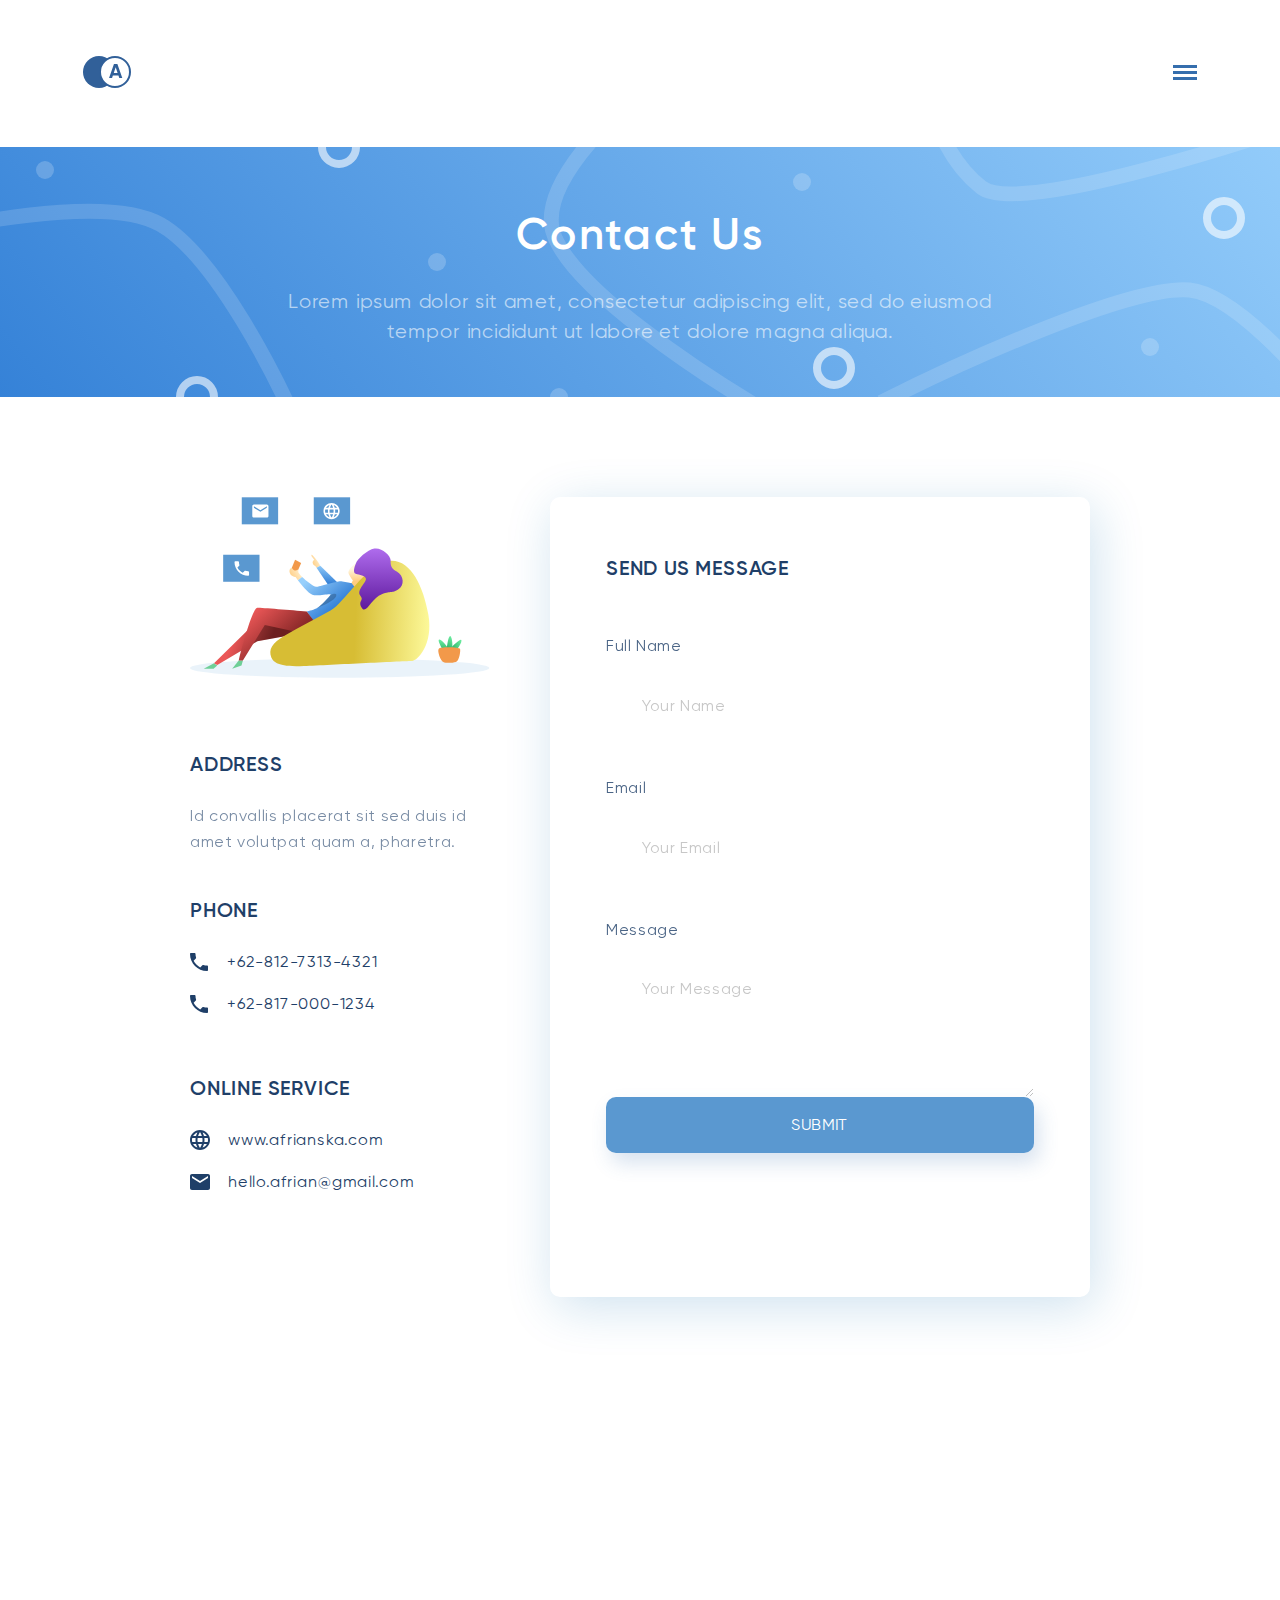
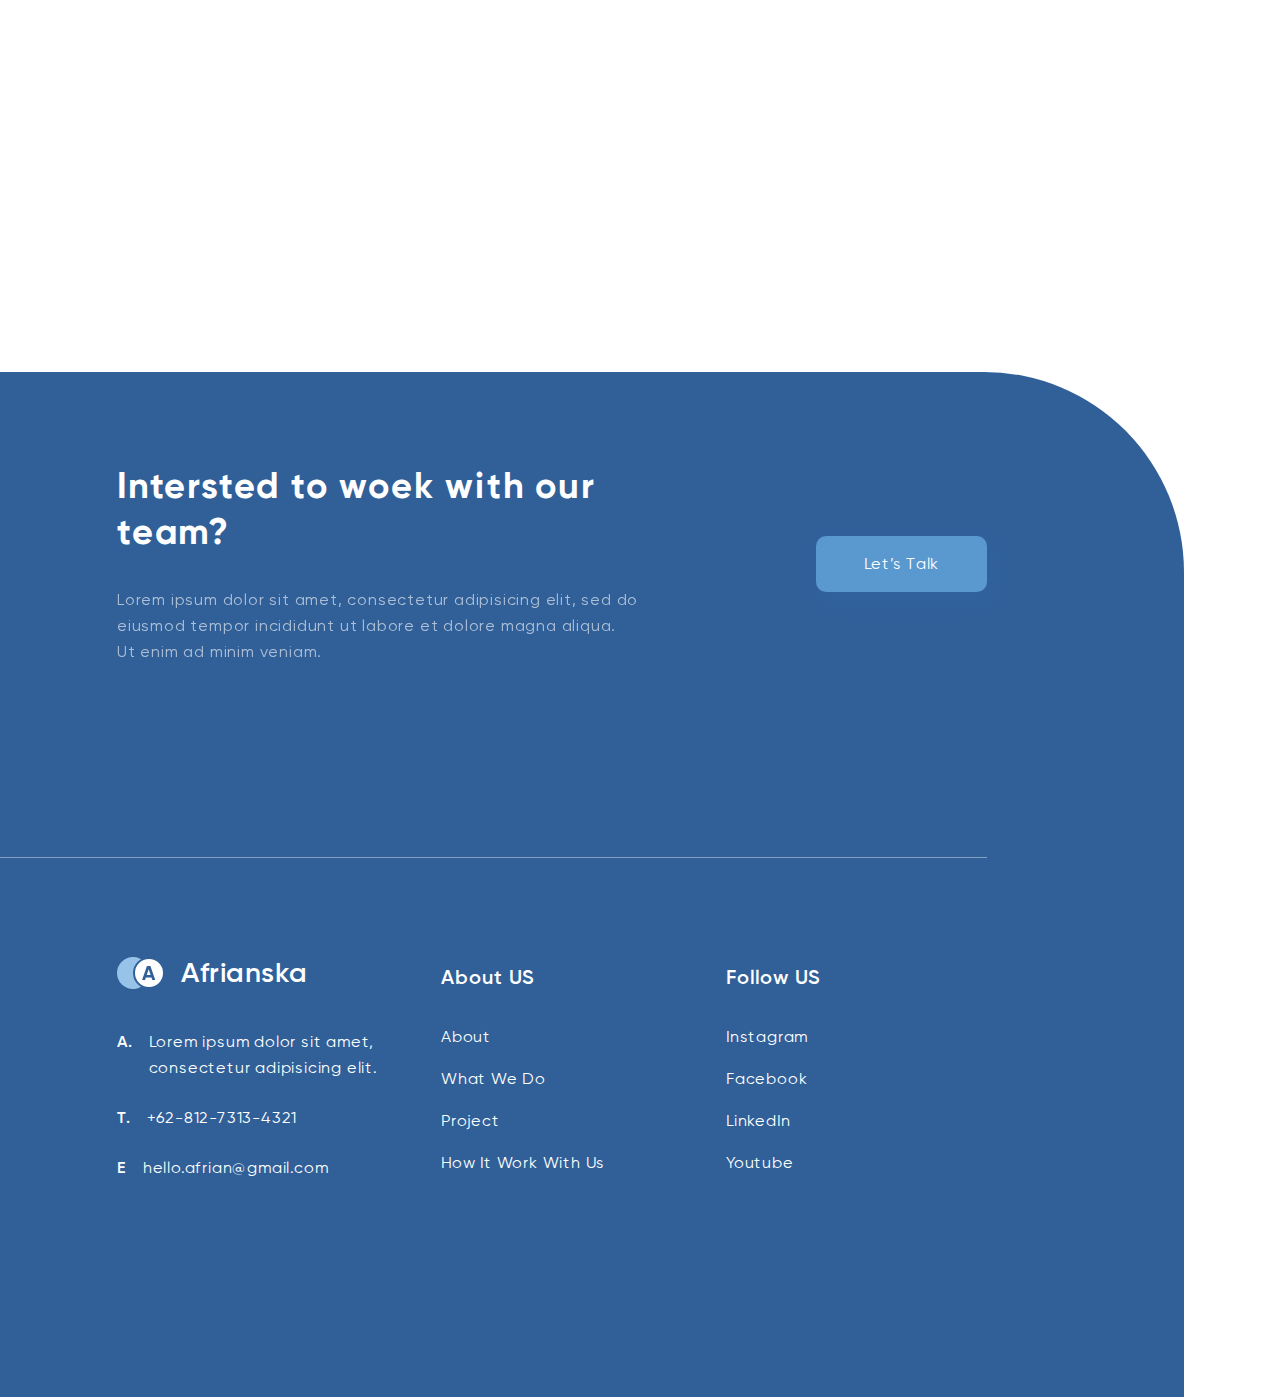
<file: contact.html>
<!DOCTYPE html>
<html lang="en">

<head>
    <meta charset="UTF-8">
    <meta http-equiv="X-UA-Compatible" content="IE=edge">
    <meta name="viewport" content="width=device-width, initial-scale=1.0">
    <title>Contact Us</title>
    <link rel="stylesheet" href="style.css">
    <link rel="stylesheet" href="fonts/Gilroy/stylesheet.css">
    <link rel="stylesheet" href="fonts/Galien/stylesheet.css">

</head>

<body>
    <header>
        <nav class="nav">
            <div class="nav_logo"><img src="./assets/logo.svg" alt=""></div>
            <div class="nav_burger">
                <span></span><span></span><span></span>
            </div>
            <div class="nav_menu" id="menu" menu-state="hidden">
                <div class="menu_item">
                    <div class="dropdown">
                        <a href="#" data-toggle="dropdown">About Us <i class="icon-arrow"></i></a>
                        <ul class="dropdown-menu">
                            <li><a href="index.html">About</a></li>
                            <li><a href="blog.html">What we do</a></li>
                            <li><a href="#">Project</a></li>
                            <li><a href="contact.html">Contact With Us</a></li>
                        </ul>
                    </div>
                </div>
                <div class="menu_item">
                    <div class="dropdown">
                        <a href="#" data-toggle="dropdown">Follow Us <i class="icon-arrow"></i></a>
                        <ul class="dropdown-menu">
                            <li><a href="index.html">About</a></li>
                            <li><a href="blog.html">What We Do</a></li>
                            <li><a href="#">Project</a></li>
                            <li><a href="contact.html">Contact With Us</a></li>
                        </ul>
                    </div>
                </div>
            </div>
        </nav>
    </header>
    <main class="main">
        <div class="contact-hero">
            <div class="contact-hero_title">Contact Us</div>
            <div class="contact-hero_desc">Lorem ipsum dolor sit amet, consectetur adipiscing elit, sed do eiusmod
                tempor incididunt ut labore et dolore magna aliqua. </div>
        </div>
        <div class="contact_container">
            <div class="contact-body">
                <div class="contact-info">
                    <img src="./assets/contact-info.svg" class="contact-info_img">
                    <div class="contact-info_address">
                        <div class="contact-info_title">ADDRESS</div>
                        <div class="address_desc">Id convallis placerat sit sed duis id amet volutpat quam a, pharetra.
                        </div>
                    </div>
                    <div class="contact-info_phone">
                        <div class="contact-info_title">PHONE</div>
                        <div class="contact-info_item">
                            <img src="./assets/phone.svg" alt="" class="phone_svg">
                            <div class="contact-info_desc">+62-812-7313-4321</div>
                        </div>
                        <div class="contact-info_item">
                            <img src="/assets/phone.svg" alt="" class="phone_svg">
                            <div class="contact-info_desc">+62-817-000-1234</div>
                        </div>
                    </div>
                    <div class="contact-info_service">
                        <div class="contact-info_title">ONLINE SERVICE</div>
                        <div class="contact-info_item">
                            <img src="assets/www.svg" alt="" class="service_svg">
                            <div class="contact-info_desc">www.afrianska.com</div>
                        </div>
                        <div class="contact-info_item">
                            <img src="assets/email.svg" alt="" class="service_svg">
                            <div class="contact-info_desc">hello.afrian@gmail.com</div>
                        </div>
                    </div>
                </div>
                <div class="contact-form">
                    <div class="contact-form_title">SEND US MESSAGE</div>
                    <div class="contact-form_input-title">Full Name</div>
                    <input type="text" name="" id="" placeholder="Your Name" class="contact-form_input">
                    <div class="contact-form_input-title">Email</div>
                    <input type="text" name="" id="" placeholder="Your Email" class="contact-form_input">
                    <div class="contact-form_input-title">Message</div>
                    <textarea class="contact-form_textarea" placeholder="Your Message" name="" id="" cols="30"
                        rows="10"></textarea>
                    <div class="hero_button">SUBMIT</div>
                </div>
            </div>
            <div class="contact_maps">
                <iframe
                    src="https://www.google.com/maps/embed?pb=!1m18!1m12!1m3!1d149079.01564306798!2d48.24489639826868!3d54.27990538270415!2m3!1f0!2f0!3f0!3m2!1i1024!2i768!4f13.1!3m3!1m2!1s0x415d365f8f42b3f5%3A0x2152ff0847091be4!2z0KPQu9GM0Y_QvdC-0LLRgdC6LCDQo9C70YzRj9C90L7QstGB0LrQsNGPINC-0LHQuy4!5e0!3m2!1sru!2sru!4v1655470795782!5m2!1sru!2sru"
                    width="100%" height="480" style="border:0;" allowfullscreen="" loading="lazy"
                    referrerpolicy="no-referrer-when-downgrade"></iframe>
            </div>
        </div>

    </main>
    <footer class="footer">
        <div class="container">
            <div class="footer_section">
                <div class="section_textcontent">
                    <h1 class="textcontent_header">Intersted to woek with our team?</h1>
                    <p class="textcontent_text">Lorem ipsum dolor sit amet, consectetur adipisicing elit, sed do
                        eiusmod tempor incididunt ut labore et dolore magna aliqua. Ut enim ad minim veniam.</p>
                </div>
                <a class="hero_button">Let’s Talk</a>
            </div>
        </div>
        <span class="footer_separator"></span>
        <div class="container">
            <div class="footer_section">
                <div class="section_column">
                    <div class="column_header"><img src="assets/footer-logo.svg" alt=""> Afrianska</div>
                    <div class="column_item"><span>A.</span>Lorem ipsum dolor sit amet, consectetur adipisicing
                        elit.
                    </div>
                    <div class="column_item"><span>T.</span>+62-812-7313-4321</div>
                    <div class="column_item"><span>E</span>hello.afrian@gmail.com</div>
                </div>
                <div class="section_column">
                    <div class="column_header">About US</div>
                    <div class="column_item">About</div>
                    <div class="column_item">What We Do</div>
                    <div class="column_item">Project</div>
                    <div class="column_item">How It Work With Us</div>
                </div>
                <div class="section_column">
                    <div class="column_header">Follow US</div>
                    <div class="column_item">Instagram</div>
                    <div class="column_item">Facebook</div>
                    <div class="column_item">LinkedIn</div>
                    <div class="column_item">Youtube</div>
                </div>
            </div>
        </div>
    </footer>
    <script src="js/main.js" defer="defer"></script>

</body>

</html>
</file>
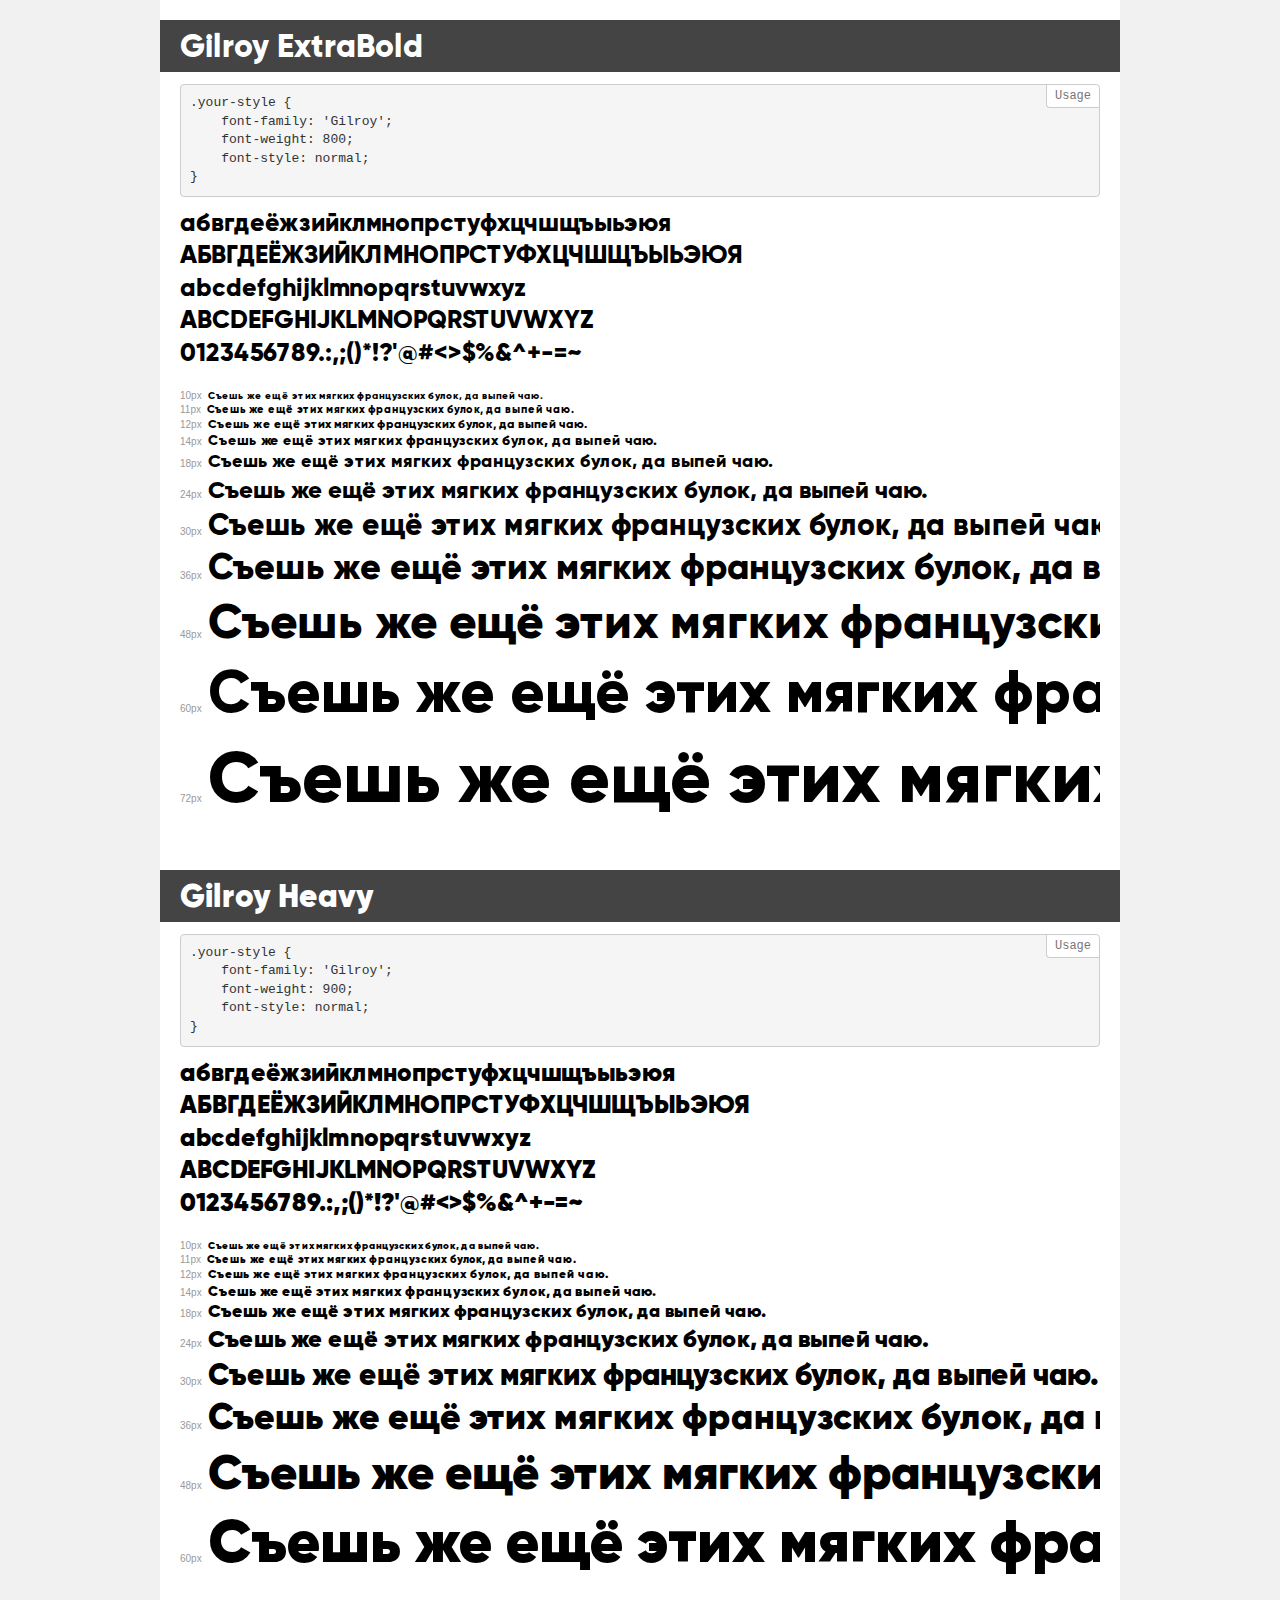
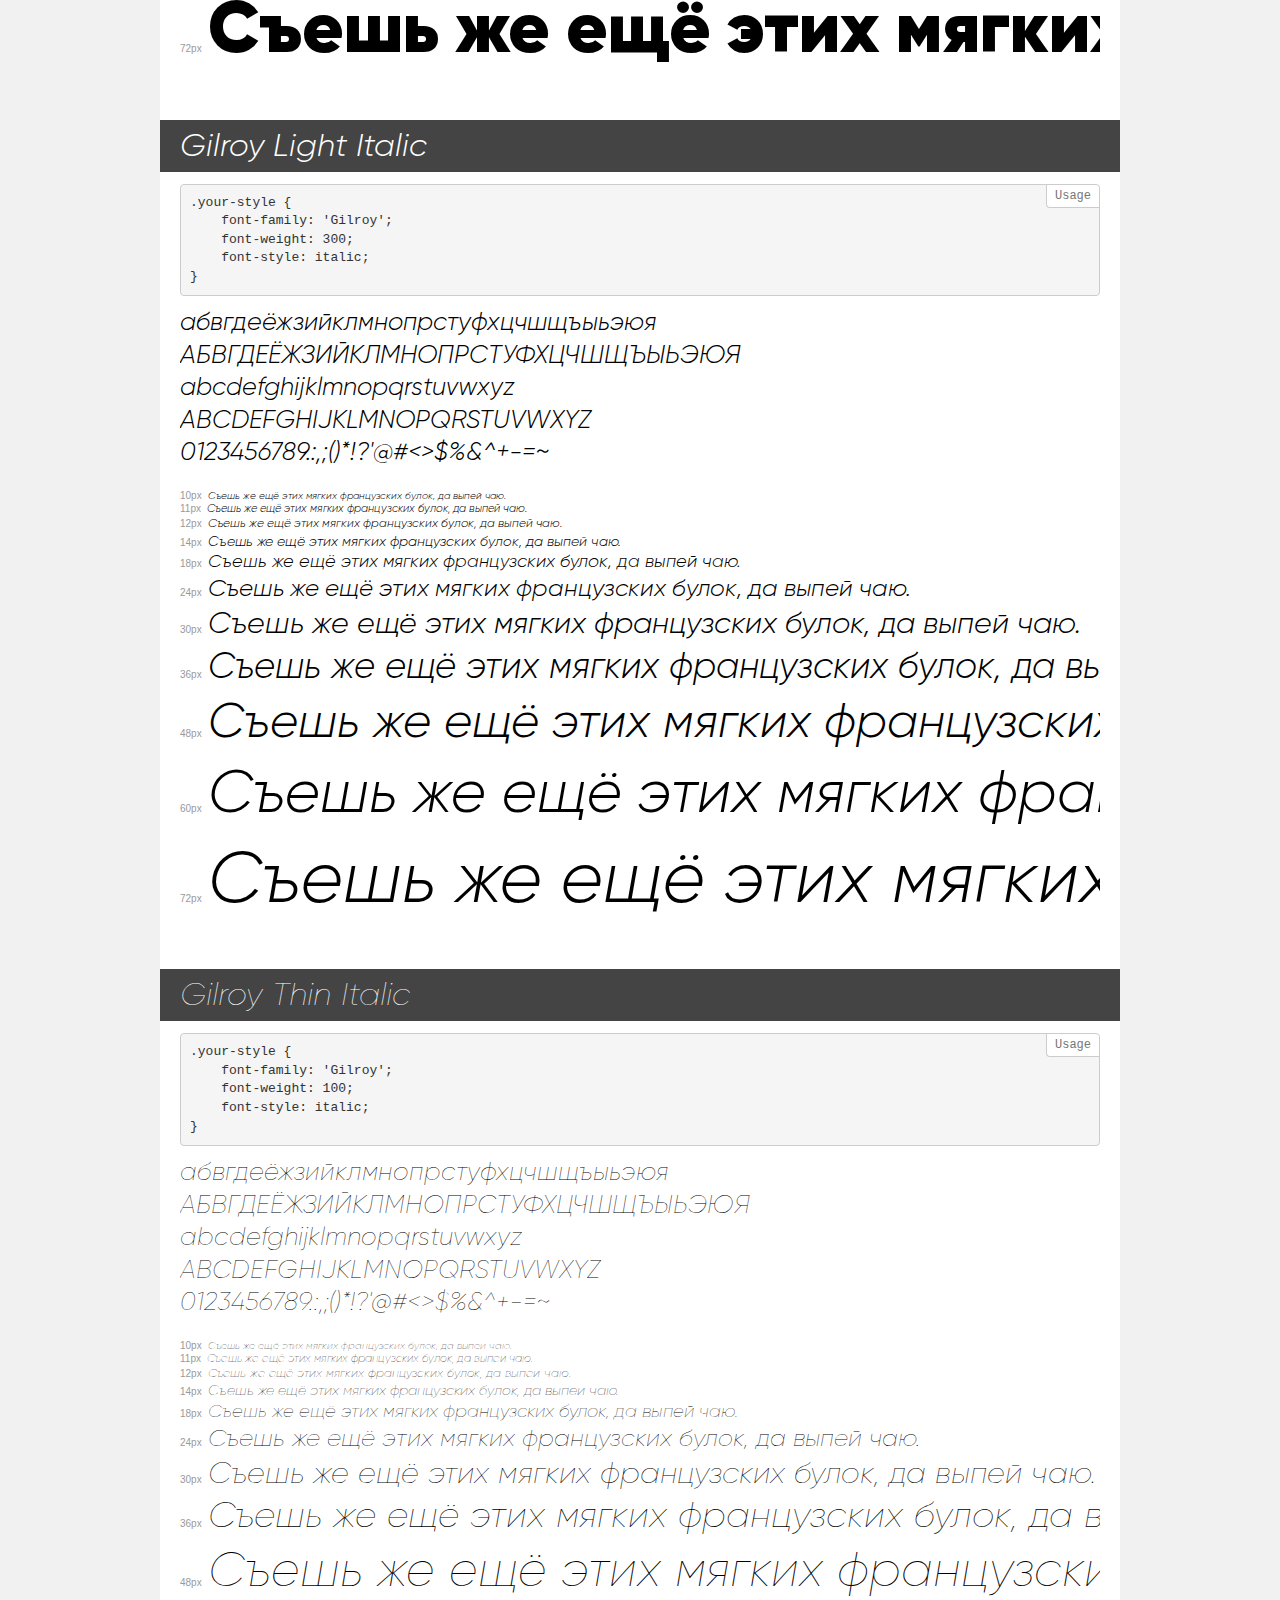
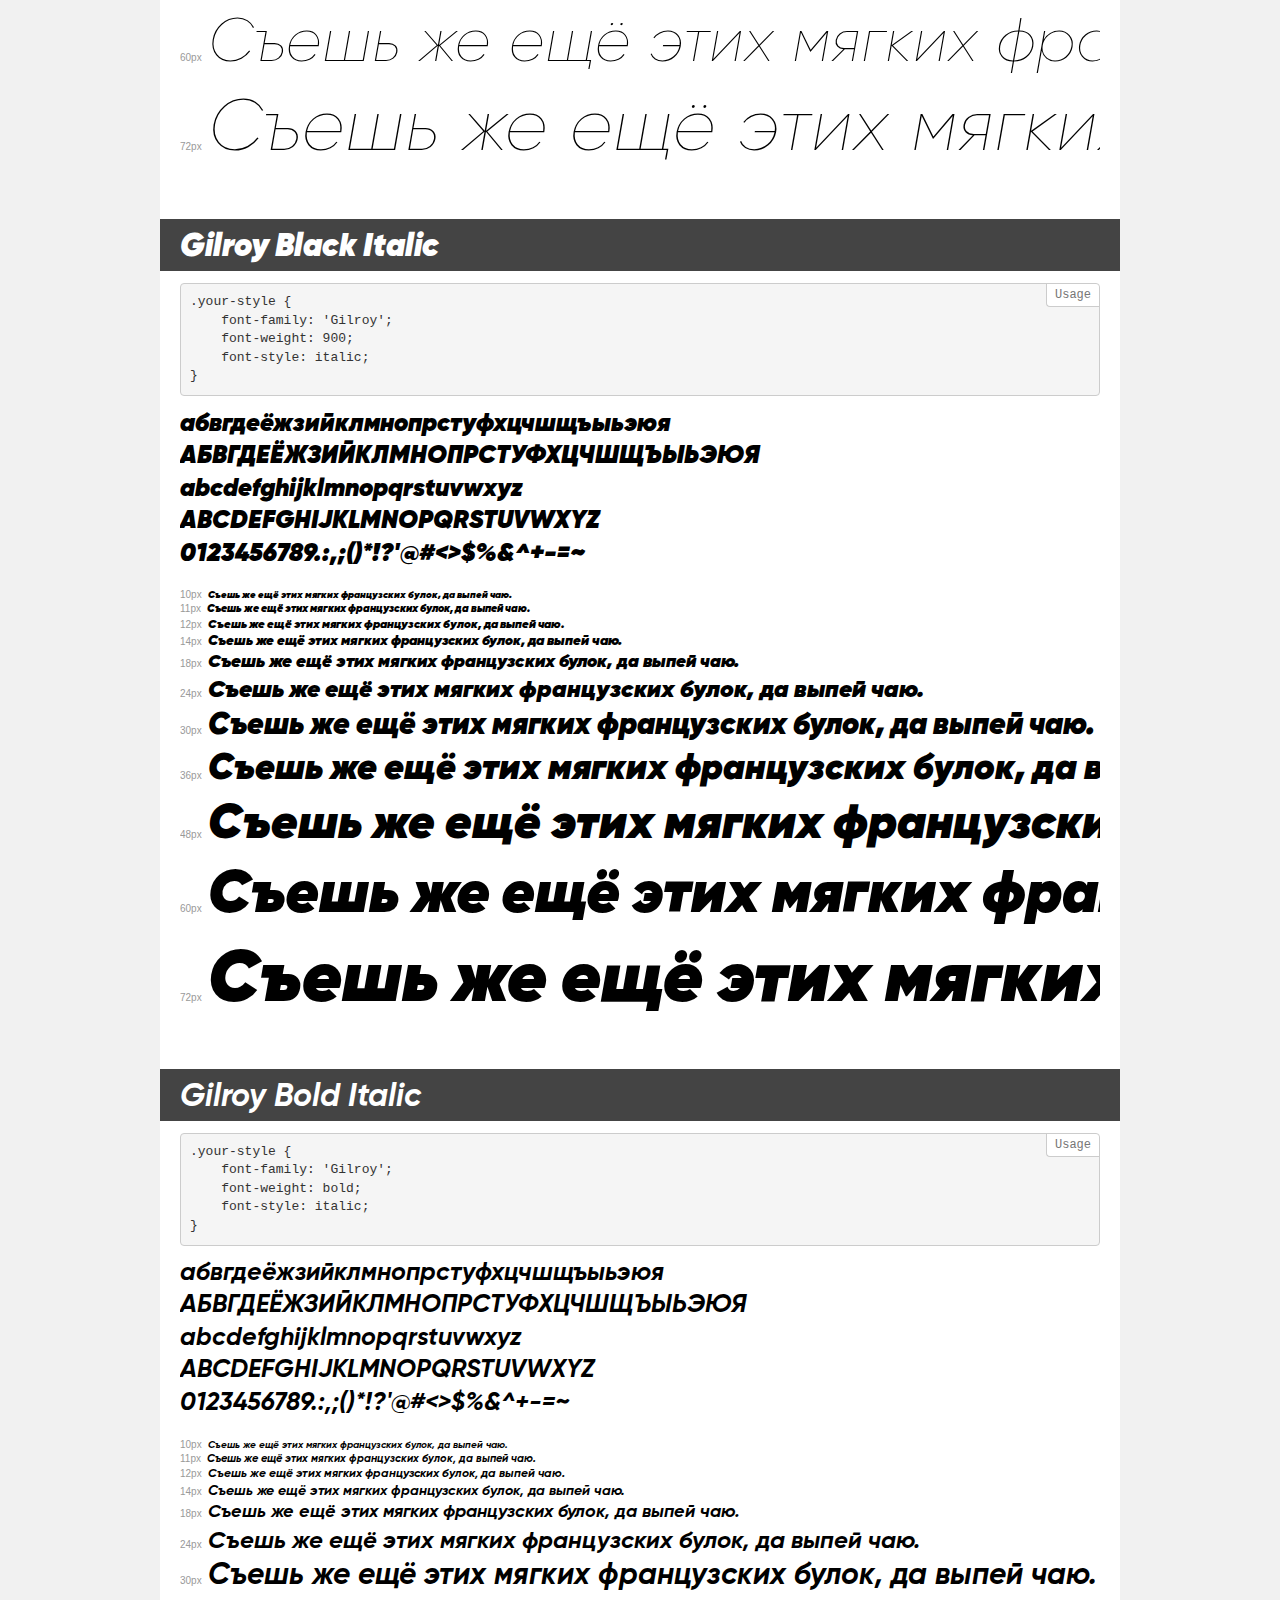
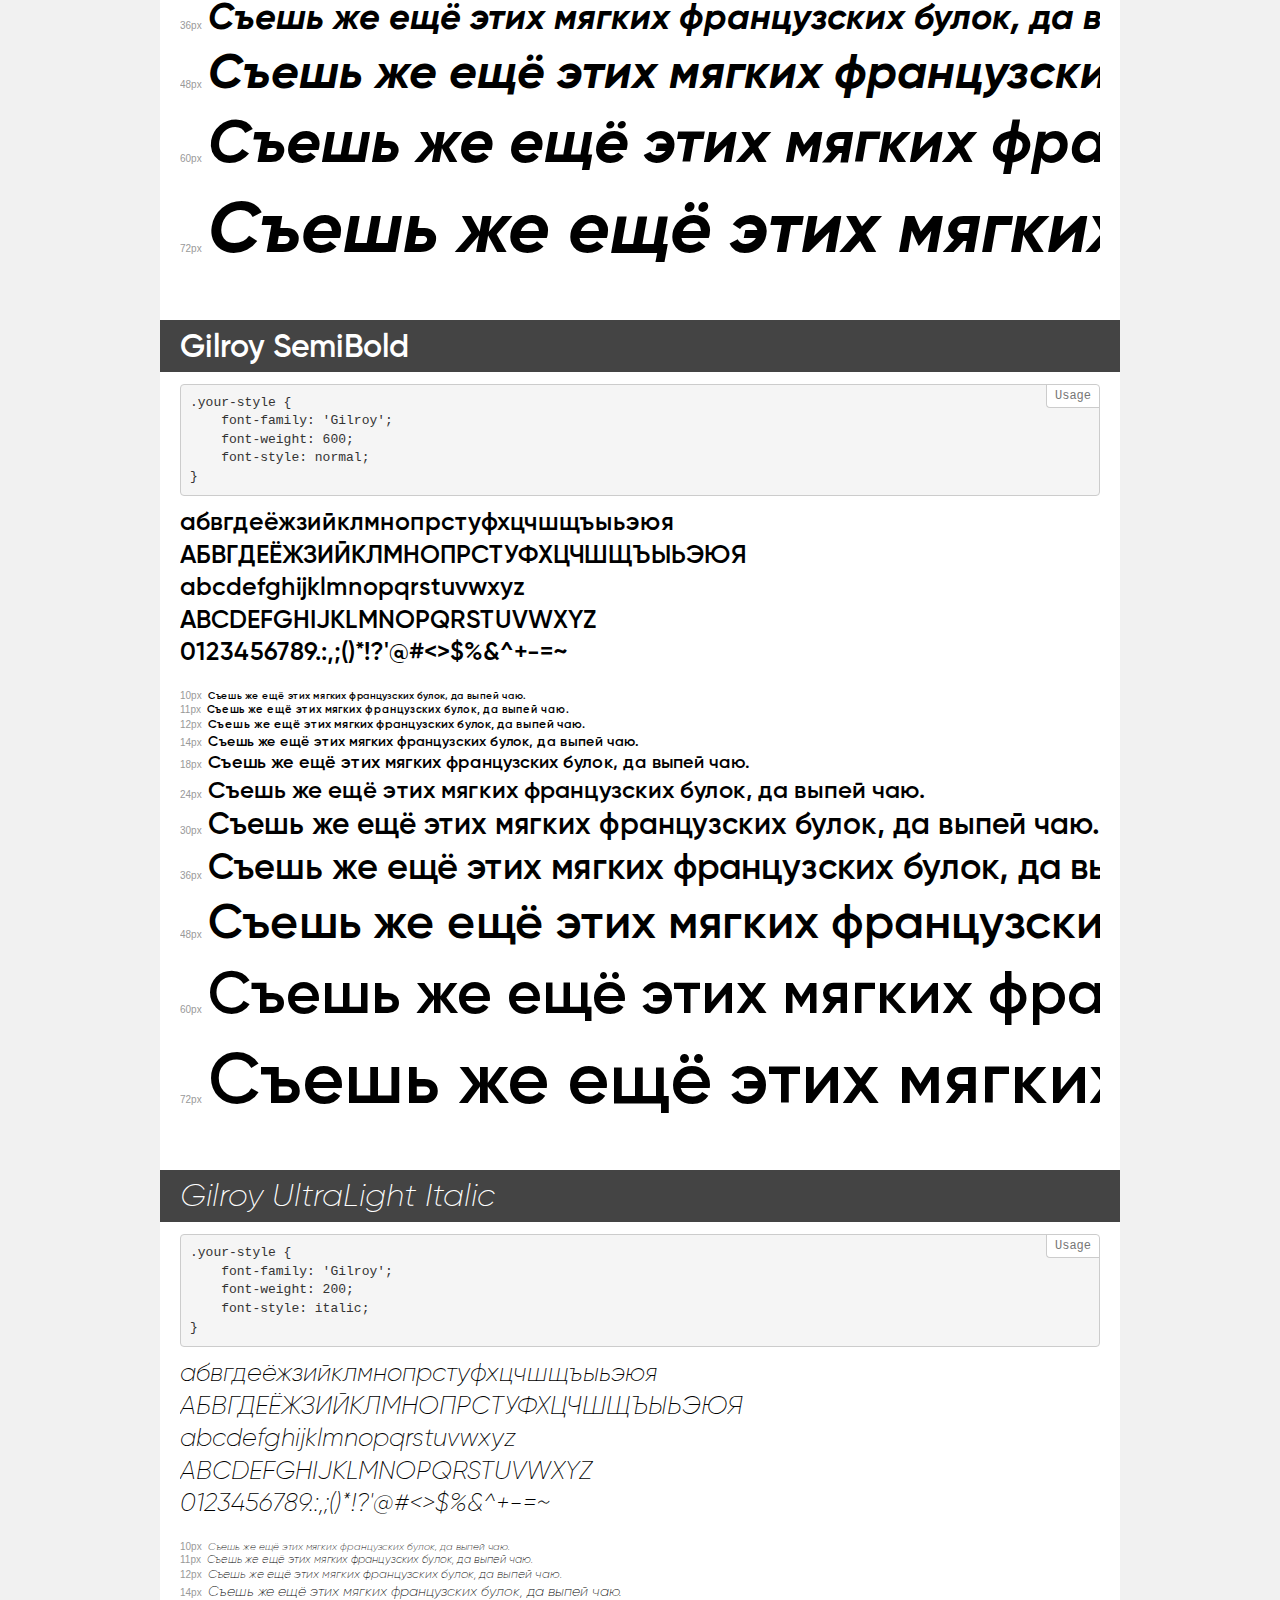
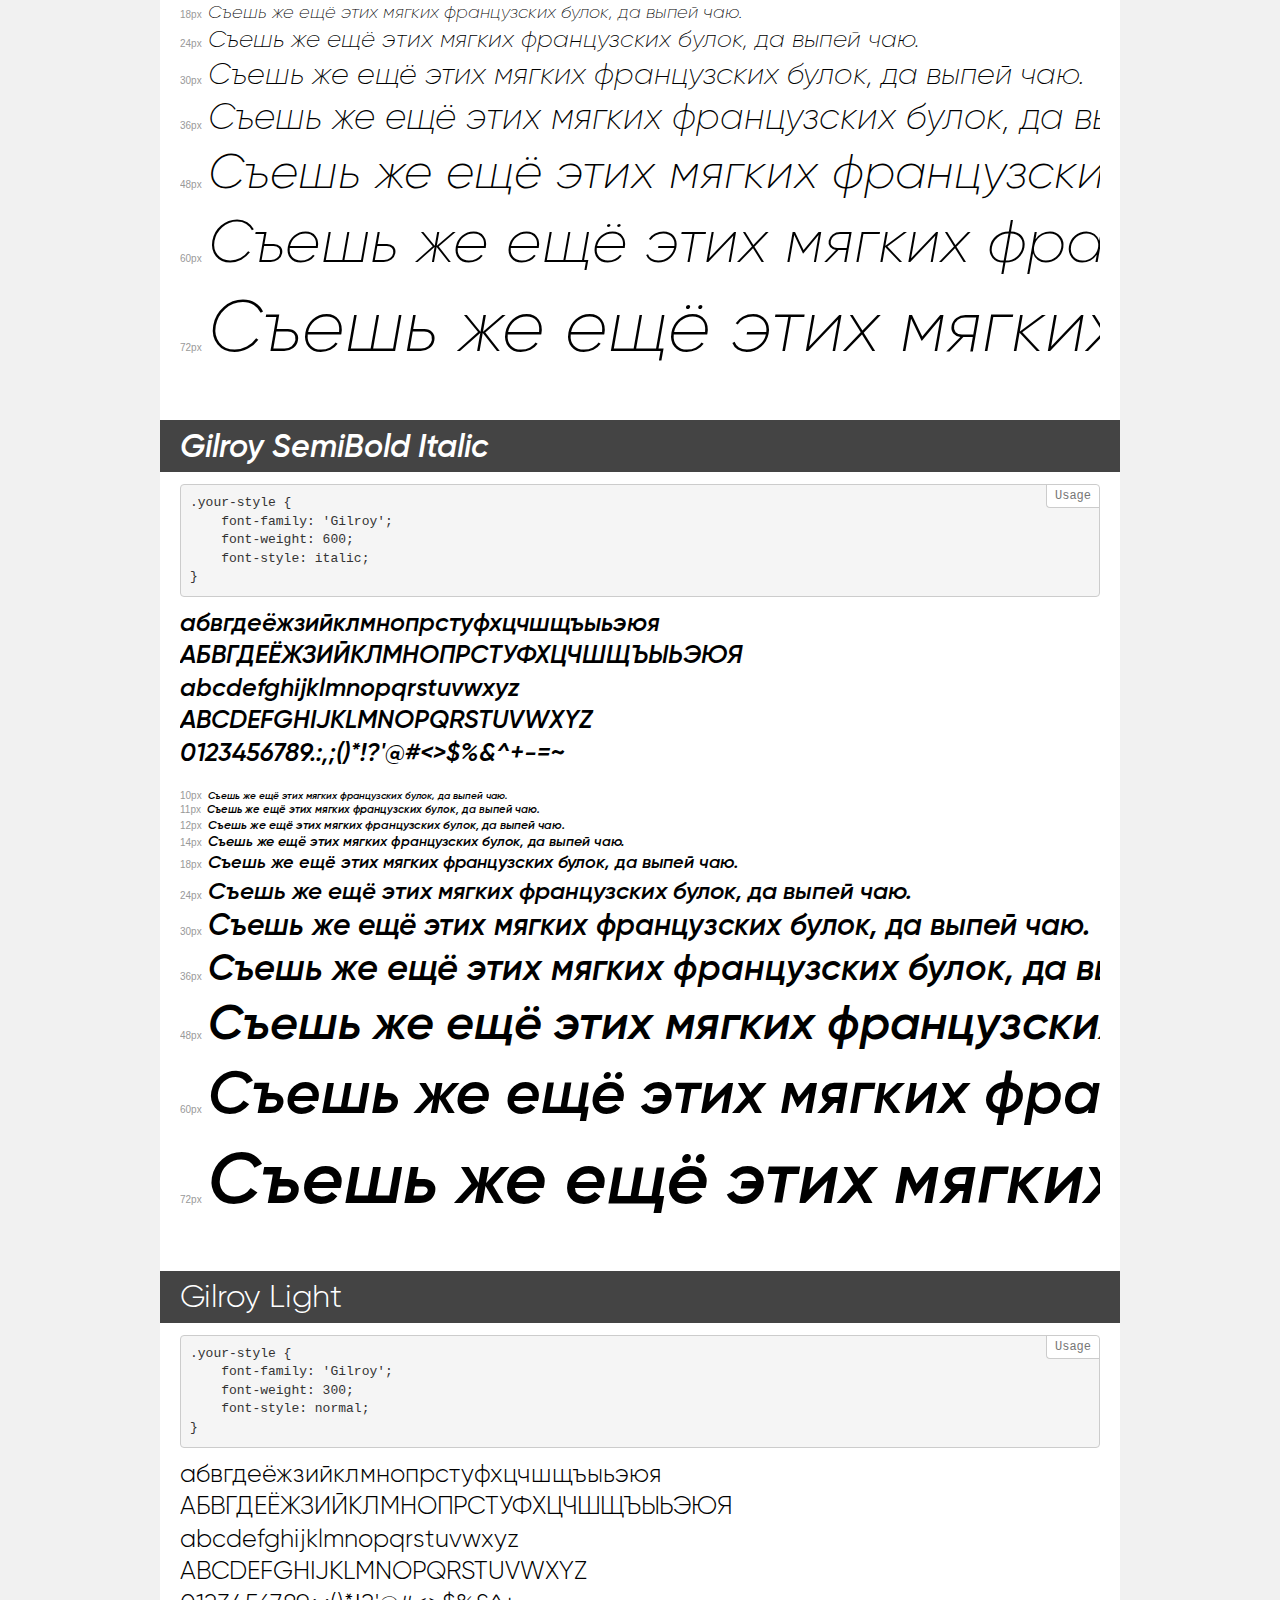
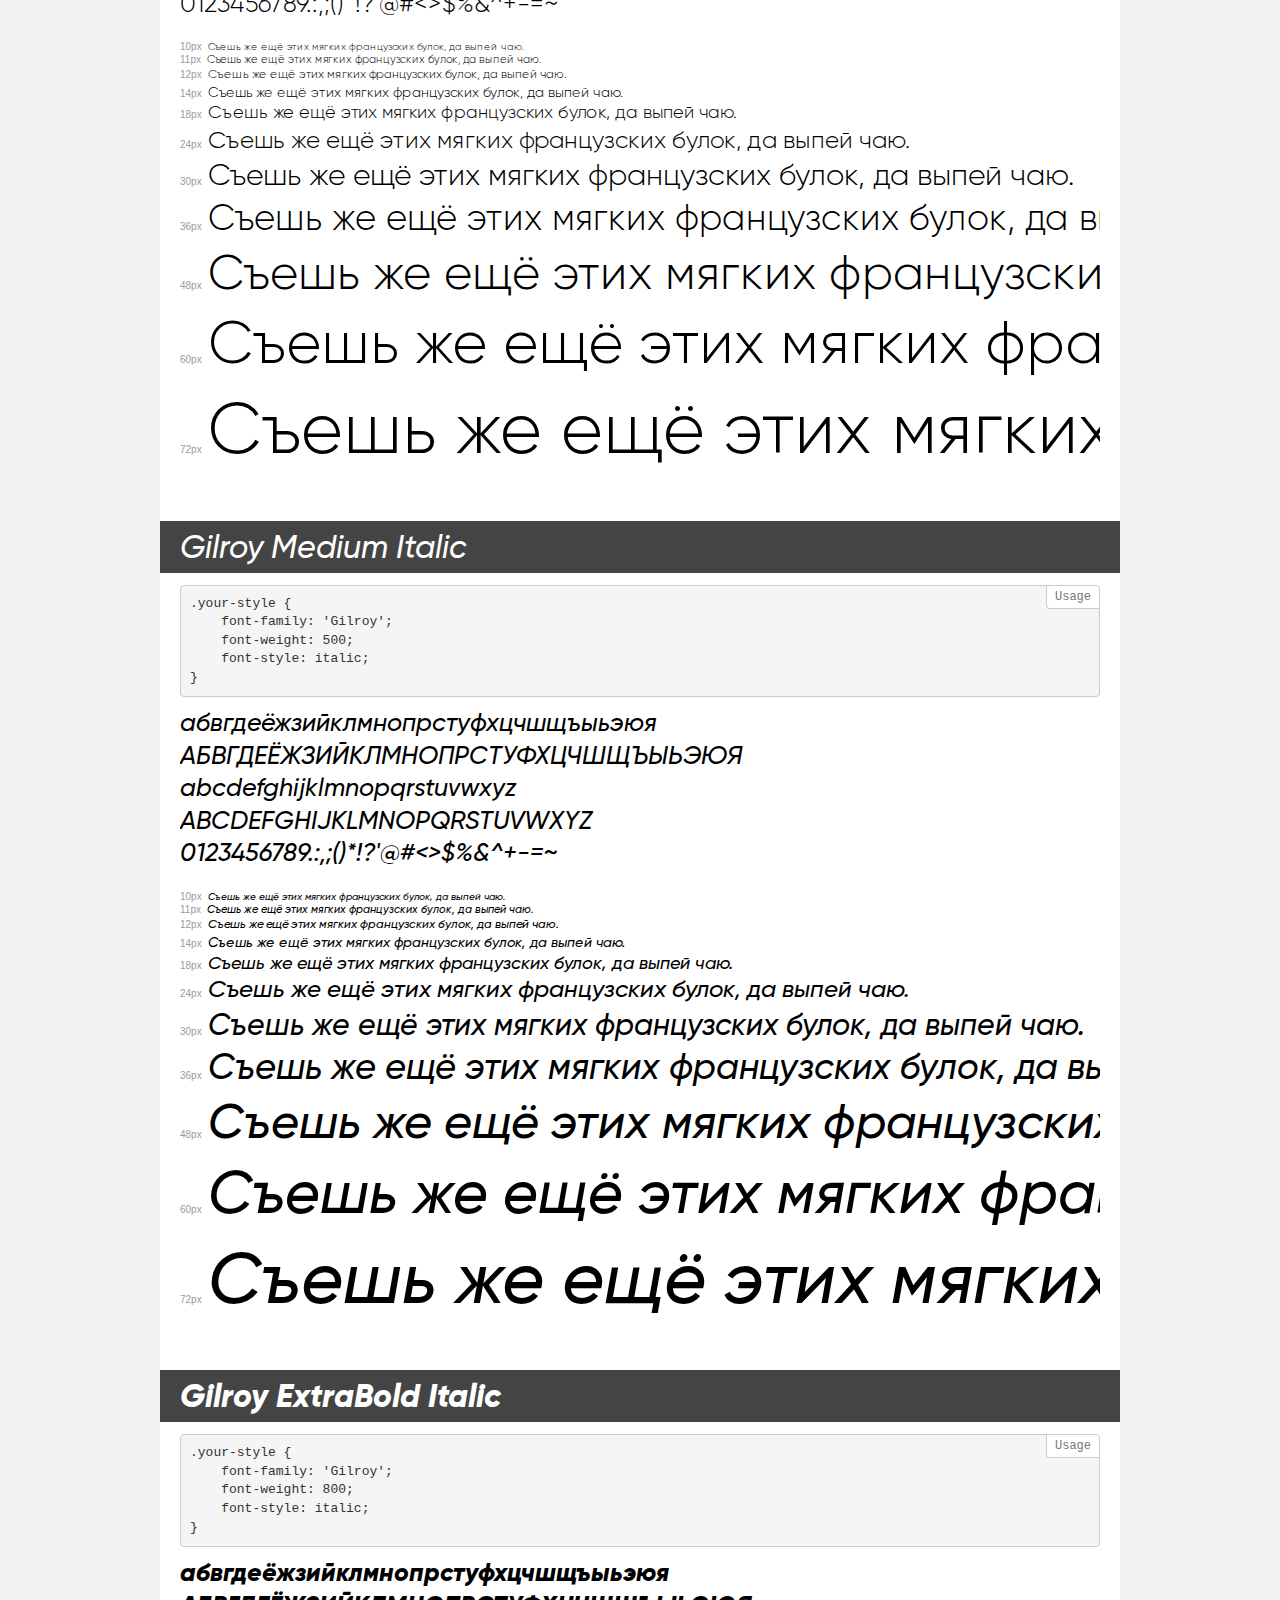
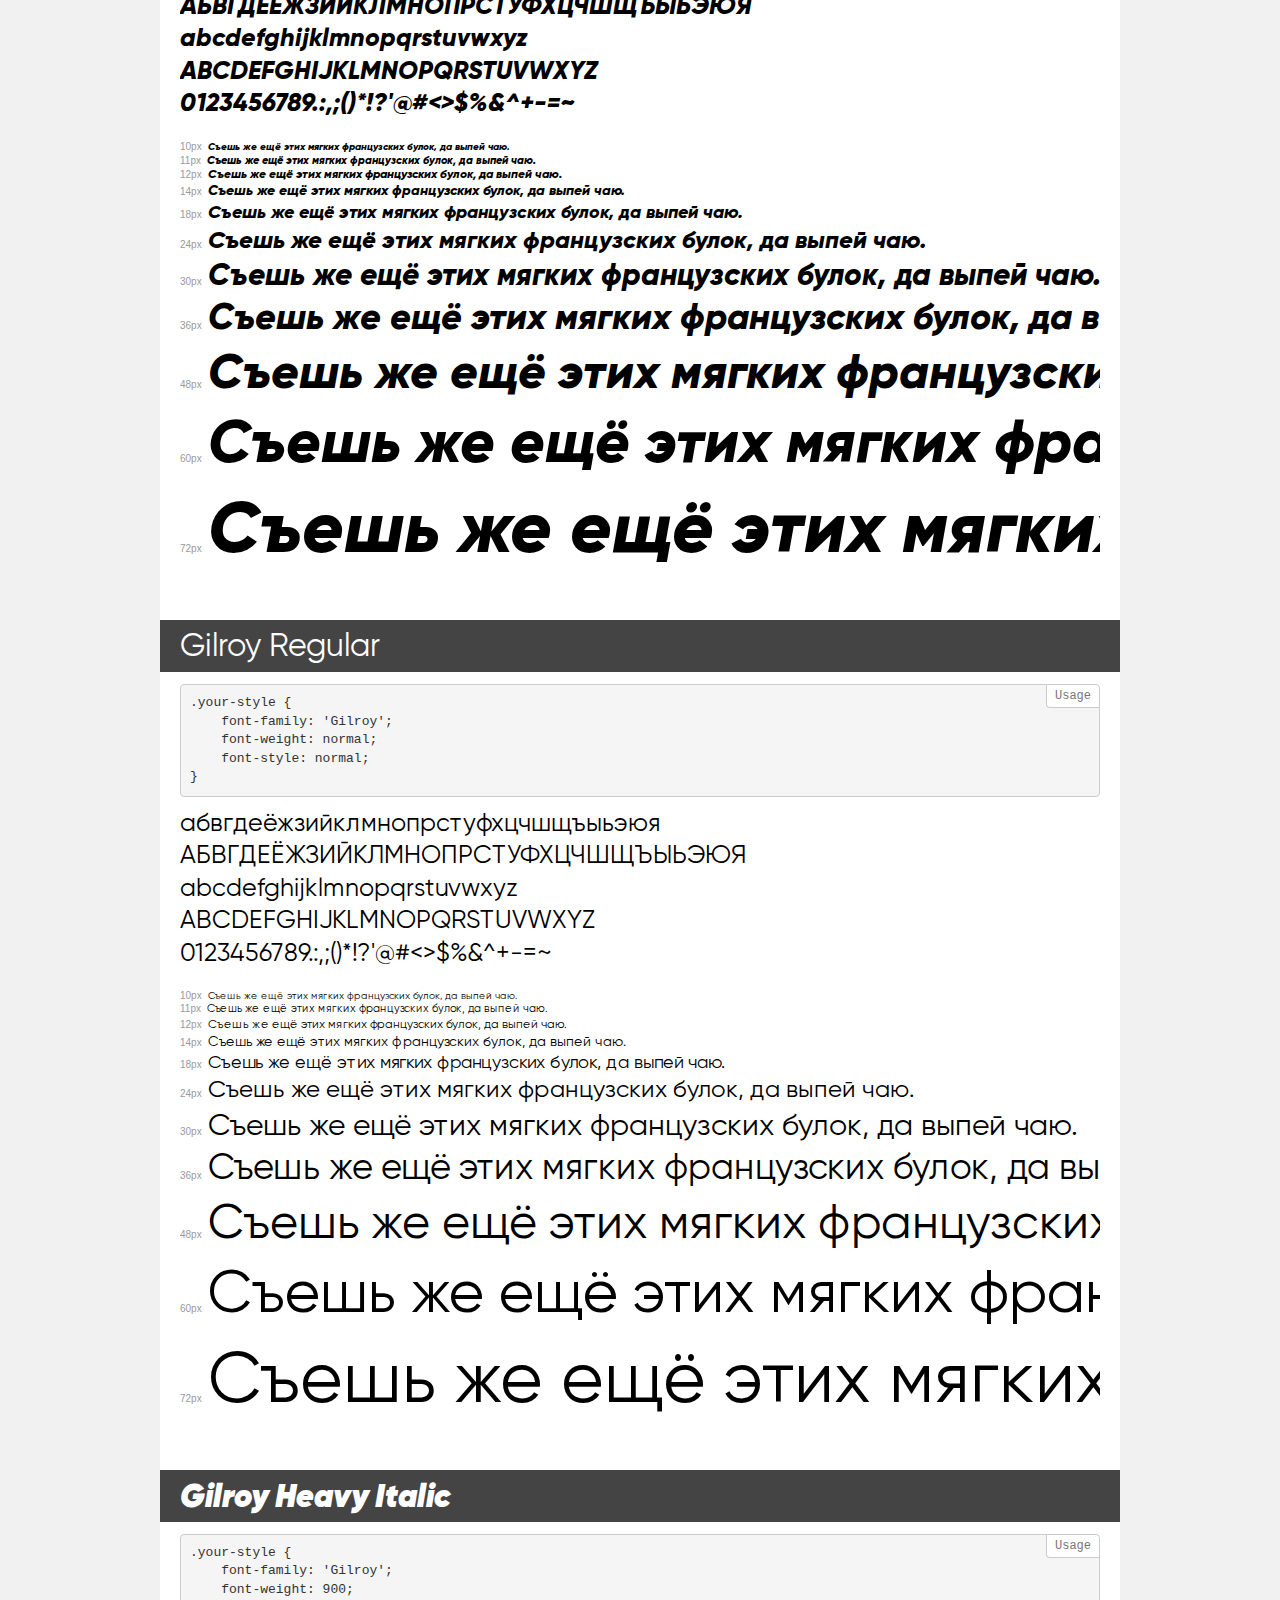
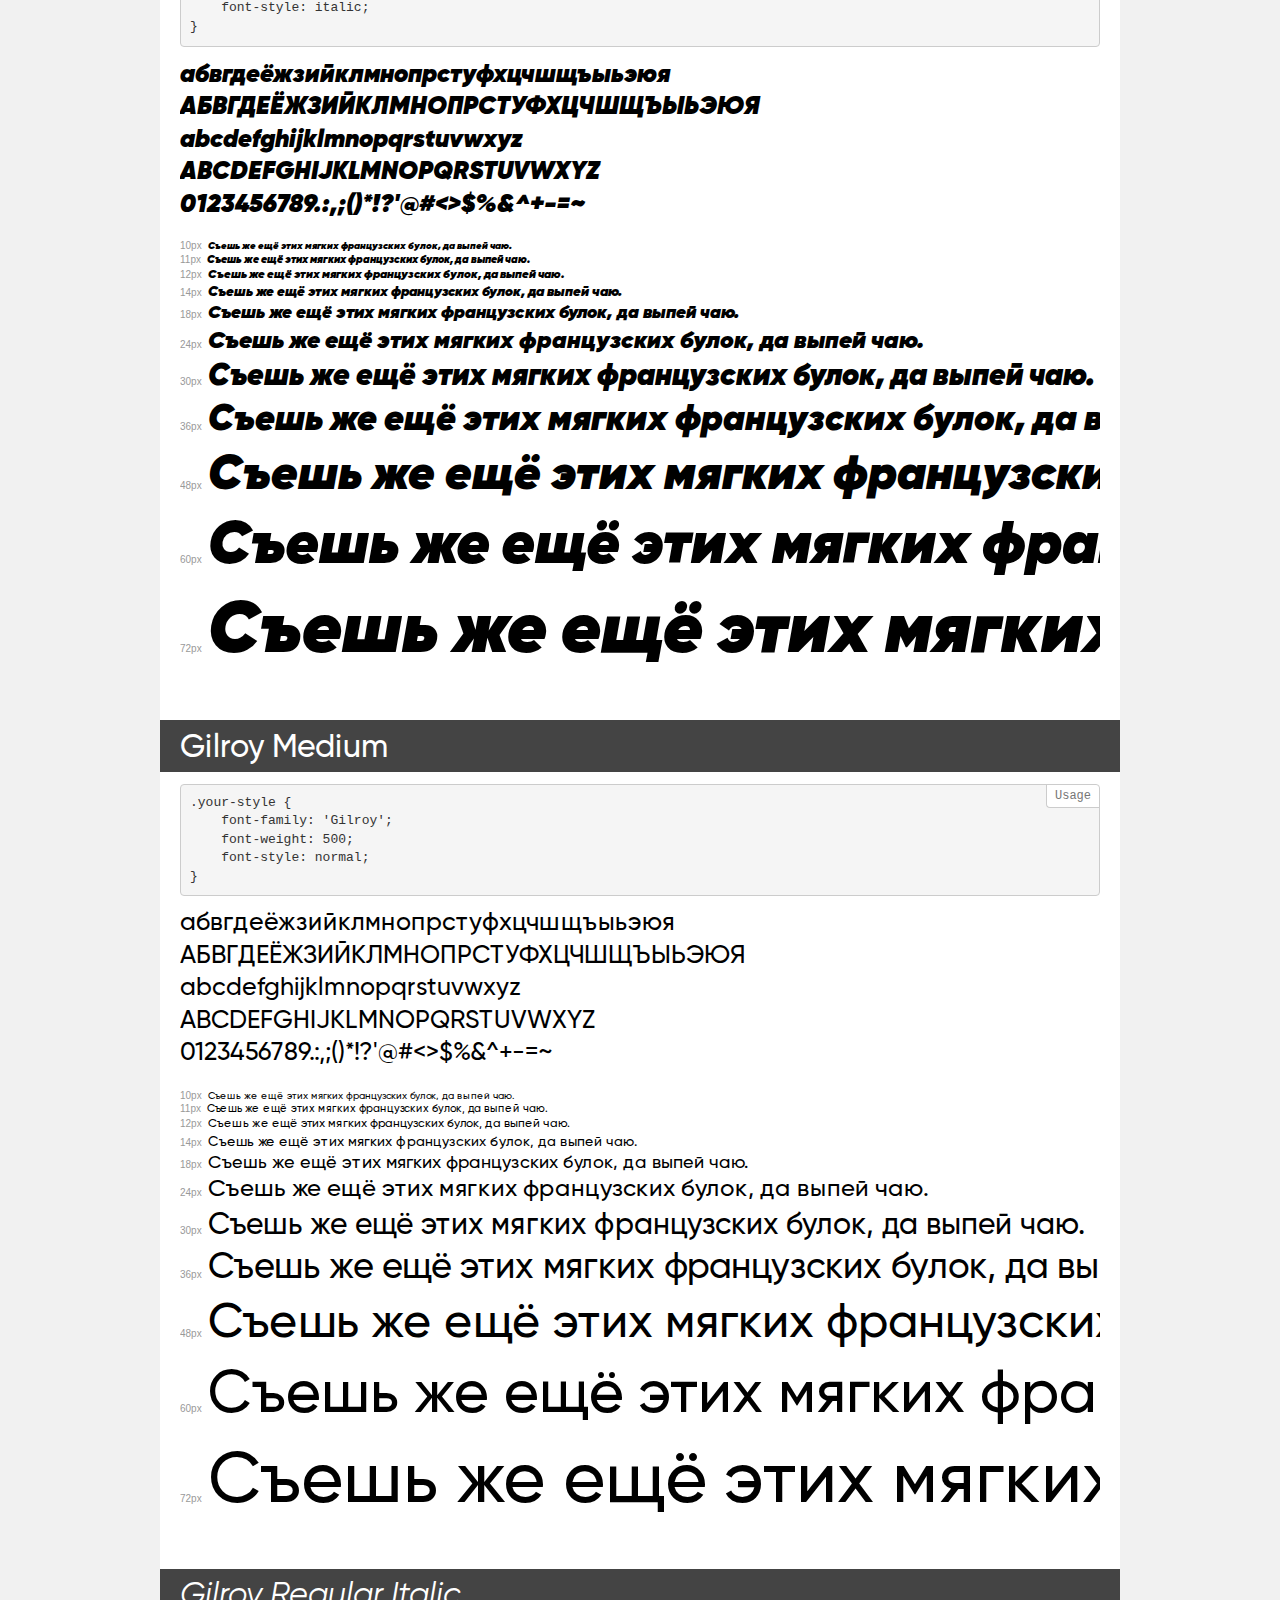
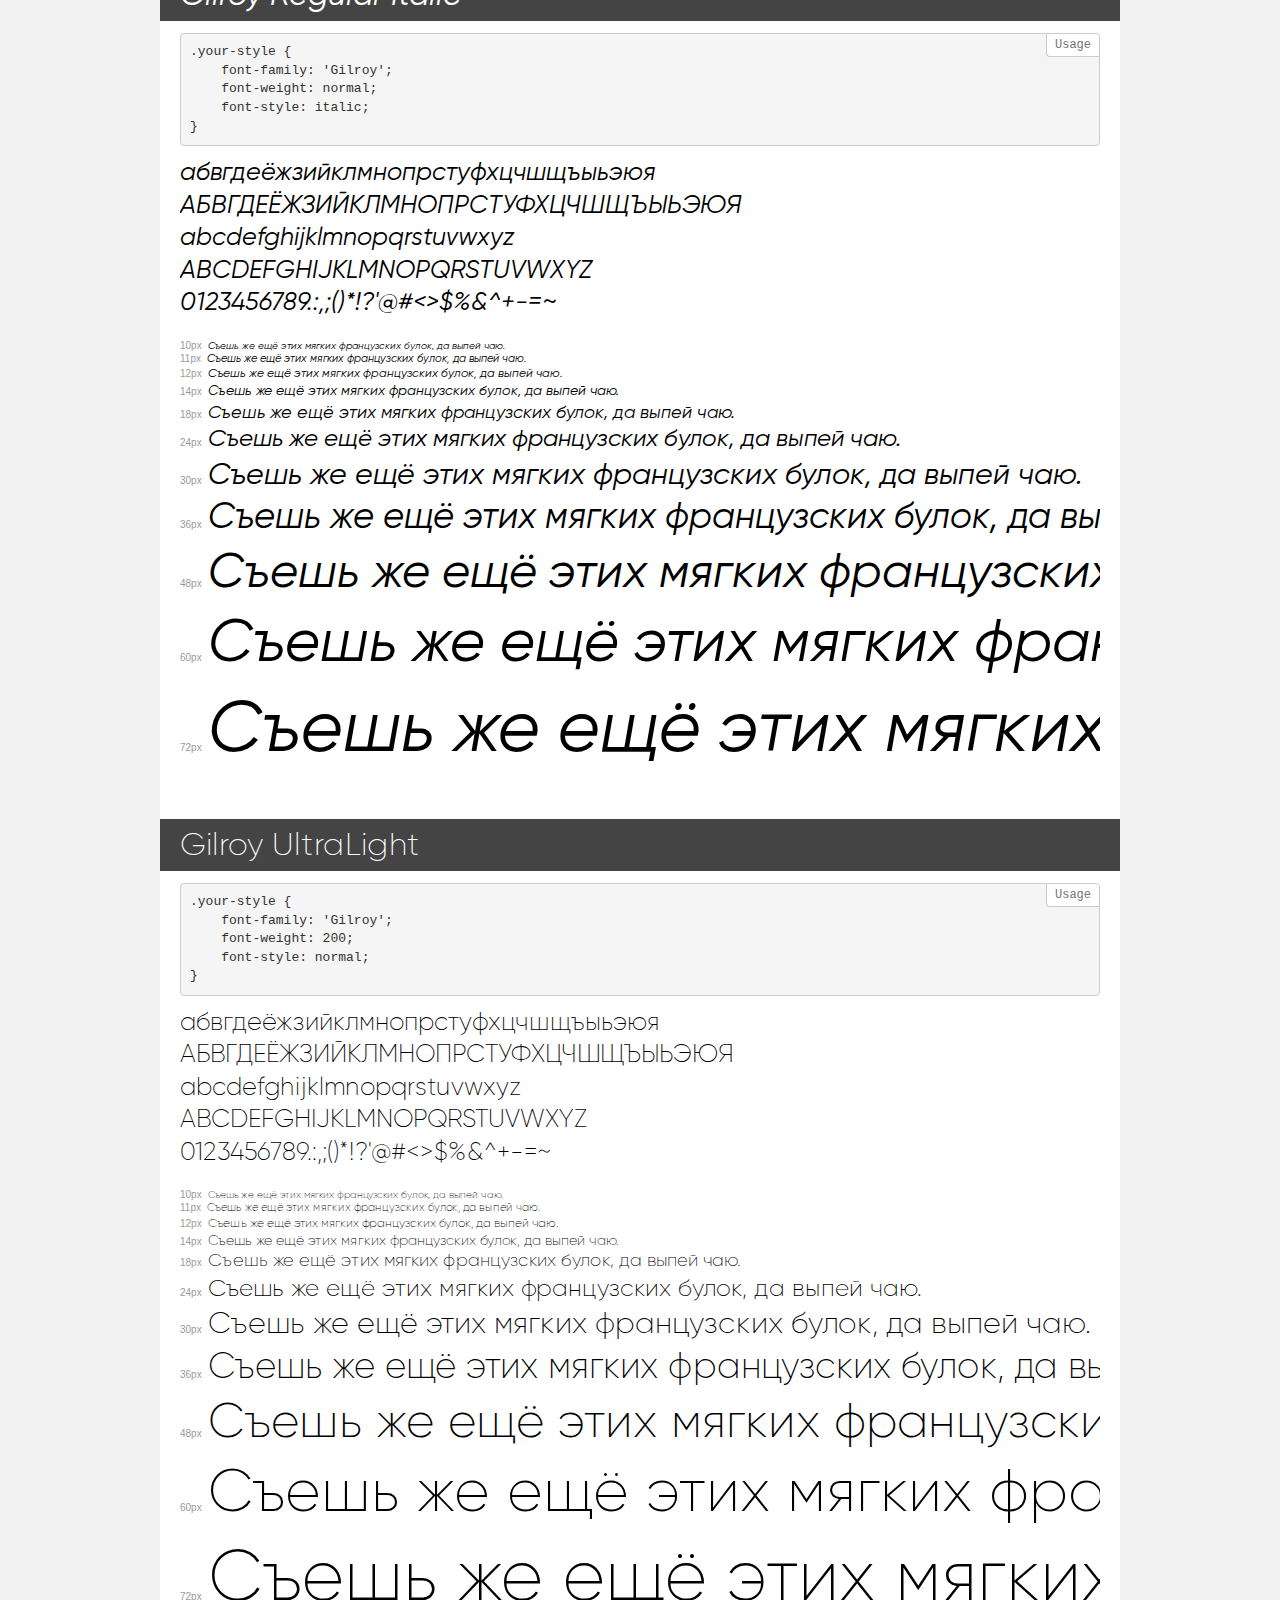
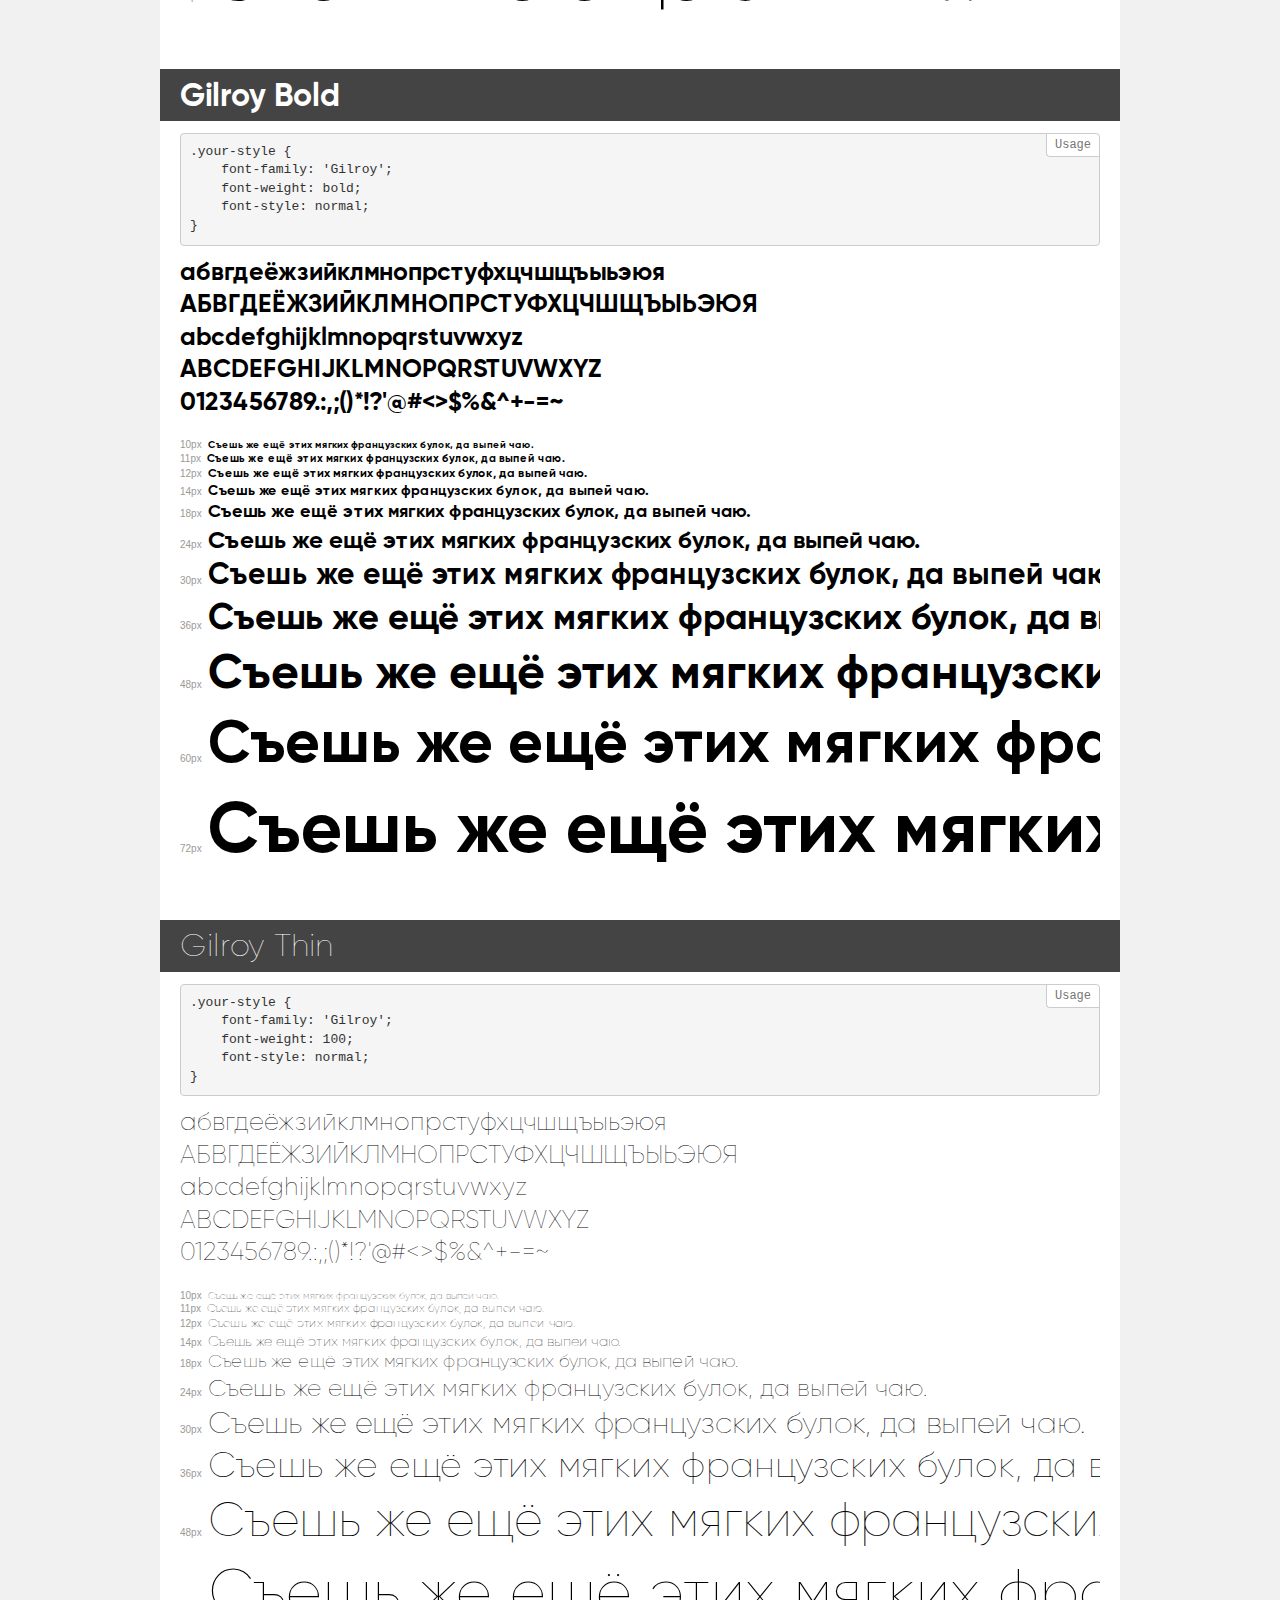
<file: fonts/Gilroy/demo.html>
<!DOCTYPE html>
<html>
<head>
    <meta charset="utf-8">
    <meta http-equiv="X-UA-Compatible" content="IE=edge">
    <meta name="viewport" content="width=device-width, initial-scale=1">
    <meta name="robots" content="noindex, noarchive">
    <meta name="format-detection" content="telephone=no">
    <title>Transfonter demo</title>
    <link href="stylesheet.css" rel="stylesheet">
    <style>
        /*
        http://meyerweb.com/eric/tools/css/reset/
        v2.0 | 20110126
        License: none (public domain)
        */
        html, body, div, span, applet, object, iframe,
        h1, h2, h3, h4, h5, h6, p, blockquote, pre,
        a, abbr, acronym, address, big, cite, code,
        del, dfn, em, img, ins, kbd, q, s, samp,
        small, strike, strong, sub, sup, tt, var,
        b, u, i, center,
        dl, dt, dd, ol, ul, li,
        fieldset, form, label, legend,
        table, caption, tbody, tfoot, thead, tr, th, td,
        article, aside, canvas, details, embed,
        figure, figcaption, footer, header, hgroup,
        menu, nav, output, ruby, section, summary,
        time, mark, audio, video {
            margin: 0;
            padding: 0;
            border: 0;
            font-size: 100%;
            font: inherit;
            vertical-align: baseline;
        }
        /* HTML5 display-role reset for older browsers */
        article, aside, details, figcaption, figure,
        footer, header, hgroup, menu, nav, section {
            display: block;
        }
        body {
            line-height: 1;
        }
        ol, ul {
            list-style: none;
        }
        blockquote, q {
            quotes: none;
        }
        blockquote:before, blockquote:after,
        q:before, q:after {
            content: '';
            content: none;
        }
        table {
            border-collapse: collapse;
            border-spacing: 0;
        }
        /* common styles */
        body {
            background: #f1f1f1;
            color: #000;
        }
        .page {
            background: #fff;
            width: 920px;
            margin: 0 auto;
            padding: 20px 20px 0 20px;
            overflow: hidden;
        }
        .font-container {
            overflow-x: auto;
            overflow-y: hidden;
            margin-bottom: 40px;
            line-height: 1.3;
            white-space: nowrap;
            padding-bottom: 5px;
        }
        h1 {
            position: relative;
            background: #444;
            font-size: 32px;
            color: #fff;
            padding: 10px 20px;
            margin: 0 -20px 12px -20px;
        }
        .letters {
            font-size: 25px;
            margin-bottom: 20px;
        }
        .s10:before {
            content: '10px';
        }
        .s11:before {
            content: '11px';
        }
        .s12:before {
            content: '12px';
        }
        .s14:before {
            content: '14px';
        }
        .s18:before {
            content: '18px';
        }
        .s24:before {
            content: '24px';
        }
        .s30:before {
            content: '30px';
        }
        .s36:before {
            content: '36px';
        }
        .s48:before {
            content: '48px';
        }
        .s60:before {
            content: '60px';
        }
        .s72:before {
            content: '72px';
        }
        .s10:before, .s11:before, .s12:before, .s14:before,
        .s18:before, .s24:before, .s30:before, .s36:before,
        .s48:before, .s60:before, .s72:before {
            font-family: Arial, sans-serif;
            font-size: 10px;
            font-weight: normal;
            font-style: normal;
            color: #999;
            padding-right: 6px;
        }
        pre {
            display: block;
            position: relative;
            padding: 9px;
            margin: 0 0 10px;
            font-family: Monaco, Menlo, Consolas, "Courier New", monospace !important;
            font-size: 13px;
            line-height: 1.428571429;
            color: #333;
            font-weight: normal !important;
            font-style: normal !important;
            background-color: #f5f5f5;
            border: 1px solid #ccc;
            overflow-x: auto;
            border-radius: 4px;
        }
        pre:after {
            display: block;
            position: absolute;
            right: 0;
            top: 0;
            content: 'Usage';
            line-height: 1;
            padding: 5px 8px;
            font-size: 12px;
            color: #767676;
            background-color: #fff;
            border: 1px solid #ccc;
            border-right: none;
            border-top: none;
            border-radius: 0 4px 0 4px;
            z-index: 10;
        }
        /* responsive */
        @media (max-width: 959px) {
            .page {
                width: auto;
                margin: 0;
            }
        }
    </style>
</head>
<body>
<div class="page">
    <div class="demo" style="font-family: 'Gilroy'; font-weight: 800; font-style: normal;">
        <h1>Gilroy ExtraBold</h1>
        <pre>.your-style {
    font-family: 'Gilroy';
    font-weight: 800;
    font-style: normal;
}</pre>
        <div class="font-container">
            <p class="letters">
                абвгдеёжзийклмнопрстуфхцчшщъыьэюя<br>
АБВГДЕЁЖЗИЙКЛМНОПРСТУФХЦЧШЩЪЫЬЭЮЯ<br>
abcdefghijklmnopqrstuvwxyz<br>
ABCDEFGHIJKLMNOPQRSTUVWXYZ<br>
                0123456789.:,;()*!?'@#<>$%&^+-=~
            </p>
            <p class="s10" style="font-size: 10px;">Съешь же ещё этих мягких французских булок, да выпей чаю.</p>
            <p class="s11" style="font-size: 11px;">Съешь же ещё этих мягких французских булок, да выпей чаю.</p>
            <p class="s12" style="font-size: 12px;">Съешь же ещё этих мягких французских булок, да выпей чаю.</p>
            <p class="s14" style="font-size: 14px;">Съешь же ещё этих мягких французских булок, да выпей чаю.</p>
            <p class="s18" style="font-size: 18px;">Съешь же ещё этих мягких французских булок, да выпей чаю.</p>
            <p class="s24" style="font-size: 24px;">Съешь же ещё этих мягких французских булок, да выпей чаю.</p>
            <p class="s30" style="font-size: 30px;">Съешь же ещё этих мягких французских булок, да выпей чаю.</p>
            <p class="s36" style="font-size: 36px;">Съешь же ещё этих мягких французских булок, да выпей чаю.</p>
            <p class="s48" style="font-size: 48px;">Съешь же ещё этих мягких французских булок, да выпей чаю.</p>
            <p class="s60" style="font-size: 60px;">Съешь же ещё этих мягких французских булок, да выпей чаю.</p>
            <p class="s72" style="font-size: 72px;">Съешь же ещё этих мягких французских булок, да выпей чаю.</p>
        </div>
    </div>
    <div class="demo" style="font-family: 'Gilroy'; font-weight: 900; font-style: normal;">
        <h1>Gilroy Heavy</h1>
        <pre>.your-style {
    font-family: 'Gilroy';
    font-weight: 900;
    font-style: normal;
}</pre>
        <div class="font-container">
            <p class="letters">
                абвгдеёжзийклмнопрстуфхцчшщъыьэюя<br>
АБВГДЕЁЖЗИЙКЛМНОПРСТУФХЦЧШЩЪЫЬЭЮЯ<br>
abcdefghijklmnopqrstuvwxyz<br>
ABCDEFGHIJKLMNOPQRSTUVWXYZ<br>
                0123456789.:,;()*!?'@#<>$%&^+-=~
            </p>
            <p class="s10" style="font-size: 10px;">Съешь же ещё этих мягких французских булок, да выпей чаю.</p>
            <p class="s11" style="font-size: 11px;">Съешь же ещё этих мягких французских булок, да выпей чаю.</p>
            <p class="s12" style="font-size: 12px;">Съешь же ещё этих мягких французских булок, да выпей чаю.</p>
            <p class="s14" style="font-size: 14px;">Съешь же ещё этих мягких французских булок, да выпей чаю.</p>
            <p class="s18" style="font-size: 18px;">Съешь же ещё этих мягких французских булок, да выпей чаю.</p>
            <p class="s24" style="font-size: 24px;">Съешь же ещё этих мягких французских булок, да выпей чаю.</p>
            <p class="s30" style="font-size: 30px;">Съешь же ещё этих мягких французских булок, да выпей чаю.</p>
            <p class="s36" style="font-size: 36px;">Съешь же ещё этих мягких французских булок, да выпей чаю.</p>
            <p class="s48" style="font-size: 48px;">Съешь же ещё этих мягких французских булок, да выпей чаю.</p>
            <p class="s60" style="font-size: 60px;">Съешь же ещё этих мягких французских булок, да выпей чаю.</p>
            <p class="s72" style="font-size: 72px;">Съешь же ещё этих мягких французских булок, да выпей чаю.</p>
        </div>
    </div>
    <div class="demo" style="font-family: 'Gilroy'; font-weight: 300; font-style: italic;">
        <h1>Gilroy Light Italic</h1>
        <pre>.your-style {
    font-family: 'Gilroy';
    font-weight: 300;
    font-style: italic;
}</pre>
        <div class="font-container">
            <p class="letters">
                абвгдеёжзийклмнопрстуфхцчшщъыьэюя<br>
АБВГДЕЁЖЗИЙКЛМНОПРСТУФХЦЧШЩЪЫЬЭЮЯ<br>
abcdefghijklmnopqrstuvwxyz<br>
ABCDEFGHIJKLMNOPQRSTUVWXYZ<br>
                0123456789.:,;()*!?'@#<>$%&^+-=~
            </p>
            <p class="s10" style="font-size: 10px;">Съешь же ещё этих мягких французских булок, да выпей чаю.</p>
            <p class="s11" style="font-size: 11px;">Съешь же ещё этих мягких французских булок, да выпей чаю.</p>
            <p class="s12" style="font-size: 12px;">Съешь же ещё этих мягких французских булок, да выпей чаю.</p>
            <p class="s14" style="font-size: 14px;">Съешь же ещё этих мягких французских булок, да выпей чаю.</p>
            <p class="s18" style="font-size: 18px;">Съешь же ещё этих мягких французских булок, да выпей чаю.</p>
            <p class="s24" style="font-size: 24px;">Съешь же ещё этих мягких французских булок, да выпей чаю.</p>
            <p class="s30" style="font-size: 30px;">Съешь же ещё этих мягких французских булок, да выпей чаю.</p>
            <p class="s36" style="font-size: 36px;">Съешь же ещё этих мягких французских булок, да выпей чаю.</p>
            <p class="s48" style="font-size: 48px;">Съешь же ещё этих мягких французских булок, да выпей чаю.</p>
            <p class="s60" style="font-size: 60px;">Съешь же ещё этих мягких французских булок, да выпей чаю.</p>
            <p class="s72" style="font-size: 72px;">Съешь же ещё этих мягких французских булок, да выпей чаю.</p>
        </div>
    </div>
    <div class="demo" style="font-family: 'Gilroy'; font-weight: 100; font-style: italic;">
        <h1>Gilroy Thin Italic</h1>
        <pre>.your-style {
    font-family: 'Gilroy';
    font-weight: 100;
    font-style: italic;
}</pre>
        <div class="font-container">
            <p class="letters">
                абвгдеёжзийклмнопрстуфхцчшщъыьэюя<br>
АБВГДЕЁЖЗИЙКЛМНОПРСТУФХЦЧШЩЪЫЬЭЮЯ<br>
abcdefghijklmnopqrstuvwxyz<br>
ABCDEFGHIJKLMNOPQRSTUVWXYZ<br>
                0123456789.:,;()*!?'@#<>$%&^+-=~
            </p>
            <p class="s10" style="font-size: 10px;">Съешь же ещё этих мягких французских булок, да выпей чаю.</p>
            <p class="s11" style="font-size: 11px;">Съешь же ещё этих мягких французских булок, да выпей чаю.</p>
            <p class="s12" style="font-size: 12px;">Съешь же ещё этих мягких французских булок, да выпей чаю.</p>
            <p class="s14" style="font-size: 14px;">Съешь же ещё этих мягких французских булок, да выпей чаю.</p>
            <p class="s18" style="font-size: 18px;">Съешь же ещё этих мягких французских булок, да выпей чаю.</p>
            <p class="s24" style="font-size: 24px;">Съешь же ещё этих мягких французских булок, да выпей чаю.</p>
            <p class="s30" style="font-size: 30px;">Съешь же ещё этих мягких французских булок, да выпей чаю.</p>
            <p class="s36" style="font-size: 36px;">Съешь же ещё этих мягких французских булок, да выпей чаю.</p>
            <p class="s48" style="font-size: 48px;">Съешь же ещё этих мягких французских булок, да выпей чаю.</p>
            <p class="s60" style="font-size: 60px;">Съешь же ещё этих мягких французских булок, да выпей чаю.</p>
            <p class="s72" style="font-size: 72px;">Съешь же ещё этих мягких французских булок, да выпей чаю.</p>
        </div>
    </div>
    <div class="demo" style="font-family: 'Gilroy'; font-weight: 900; font-style: italic;">
        <h1>Gilroy Black Italic</h1>
        <pre>.your-style {
    font-family: 'Gilroy';
    font-weight: 900;
    font-style: italic;
}</pre>
        <div class="font-container">
            <p class="letters">
                абвгдеёжзийклмнопрстуфхцчшщъыьэюя<br>
АБВГДЕЁЖЗИЙКЛМНОПРСТУФХЦЧШЩЪЫЬЭЮЯ<br>
abcdefghijklmnopqrstuvwxyz<br>
ABCDEFGHIJKLMNOPQRSTUVWXYZ<br>
                0123456789.:,;()*!?'@#<>$%&^+-=~
            </p>
            <p class="s10" style="font-size: 10px;">Съешь же ещё этих мягких французских булок, да выпей чаю.</p>
            <p class="s11" style="font-size: 11px;">Съешь же ещё этих мягких французских булок, да выпей чаю.</p>
            <p class="s12" style="font-size: 12px;">Съешь же ещё этих мягких французских булок, да выпей чаю.</p>
            <p class="s14" style="font-size: 14px;">Съешь же ещё этих мягких французских булок, да выпей чаю.</p>
            <p class="s18" style="font-size: 18px;">Съешь же ещё этих мягких французских булок, да выпей чаю.</p>
            <p class="s24" style="font-size: 24px;">Съешь же ещё этих мягких французских булок, да выпей чаю.</p>
            <p class="s30" style="font-size: 30px;">Съешь же ещё этих мягких французских булок, да выпей чаю.</p>
            <p class="s36" style="font-size: 36px;">Съешь же ещё этих мягких французских булок, да выпей чаю.</p>
            <p class="s48" style="font-size: 48px;">Съешь же ещё этих мягких французских булок, да выпей чаю.</p>
            <p class="s60" style="font-size: 60px;">Съешь же ещё этих мягких французских булок, да выпей чаю.</p>
            <p class="s72" style="font-size: 72px;">Съешь же ещё этих мягких французских булок, да выпей чаю.</p>
        </div>
    </div>
    <div class="demo" style="font-family: 'Gilroy'; font-weight: bold; font-style: italic;">
        <h1>Gilroy Bold Italic</h1>
        <pre>.your-style {
    font-family: 'Gilroy';
    font-weight: bold;
    font-style: italic;
}</pre>
        <div class="font-container">
            <p class="letters">
                абвгдеёжзийклмнопрстуфхцчшщъыьэюя<br>
АБВГДЕЁЖЗИЙКЛМНОПРСТУФХЦЧШЩЪЫЬЭЮЯ<br>
abcdefghijklmnopqrstuvwxyz<br>
ABCDEFGHIJKLMNOPQRSTUVWXYZ<br>
                0123456789.:,;()*!?'@#<>$%&^+-=~
            </p>
            <p class="s10" style="font-size: 10px;">Съешь же ещё этих мягких французских булок, да выпей чаю.</p>
            <p class="s11" style="font-size: 11px;">Съешь же ещё этих мягких французских булок, да выпей чаю.</p>
            <p class="s12" style="font-size: 12px;">Съешь же ещё этих мягких французских булок, да выпей чаю.</p>
            <p class="s14" style="font-size: 14px;">Съешь же ещё этих мягких французских булок, да выпей чаю.</p>
            <p class="s18" style="font-size: 18px;">Съешь же ещё этих мягких французских булок, да выпей чаю.</p>
            <p class="s24" style="font-size: 24px;">Съешь же ещё этих мягких французских булок, да выпей чаю.</p>
            <p class="s30" style="font-size: 30px;">Съешь же ещё этих мягких французских булок, да выпей чаю.</p>
            <p class="s36" style="font-size: 36px;">Съешь же ещё этих мягких французских булок, да выпей чаю.</p>
            <p class="s48" style="font-size: 48px;">Съешь же ещё этих мягких французских булок, да выпей чаю.</p>
            <p class="s60" style="font-size: 60px;">Съешь же ещё этих мягких французских булок, да выпей чаю.</p>
            <p class="s72" style="font-size: 72px;">Съешь же ещё этих мягких французских булок, да выпей чаю.</p>
        </div>
    </div>
    <div class="demo" style="font-family: 'Gilroy'; font-weight: 600; font-style: normal;">
        <h1>Gilroy SemiBold</h1>
        <pre>.your-style {
    font-family: 'Gilroy';
    font-weight: 600;
    font-style: normal;
}</pre>
        <div class="font-container">
            <p class="letters">
                абвгдеёжзийклмнопрстуфхцчшщъыьэюя<br>
АБВГДЕЁЖЗИЙКЛМНОПРСТУФХЦЧШЩЪЫЬЭЮЯ<br>
abcdefghijklmnopqrstuvwxyz<br>
ABCDEFGHIJKLMNOPQRSTUVWXYZ<br>
                0123456789.:,;()*!?'@#<>$%&^+-=~
            </p>
            <p class="s10" style="font-size: 10px;">Съешь же ещё этих мягких французских булок, да выпей чаю.</p>
            <p class="s11" style="font-size: 11px;">Съешь же ещё этих мягких французских булок, да выпей чаю.</p>
            <p class="s12" style="font-size: 12px;">Съешь же ещё этих мягких французских булок, да выпей чаю.</p>
            <p class="s14" style="font-size: 14px;">Съешь же ещё этих мягких французских булок, да выпей чаю.</p>
            <p class="s18" style="font-size: 18px;">Съешь же ещё этих мягких французских булок, да выпей чаю.</p>
            <p class="s24" style="font-size: 24px;">Съешь же ещё этих мягких французских булок, да выпей чаю.</p>
            <p class="s30" style="font-size: 30px;">Съешь же ещё этих мягких французских булок, да выпей чаю.</p>
            <p class="s36" style="font-size: 36px;">Съешь же ещё этих мягких французских булок, да выпей чаю.</p>
            <p class="s48" style="font-size: 48px;">Съешь же ещё этих мягких французских булок, да выпей чаю.</p>
            <p class="s60" style="font-size: 60px;">Съешь же ещё этих мягких французских булок, да выпей чаю.</p>
            <p class="s72" style="font-size: 72px;">Съешь же ещё этих мягких французских булок, да выпей чаю.</p>
        </div>
    </div>
    <div class="demo" style="font-family: 'Gilroy'; font-weight: 200; font-style: italic;">
        <h1>Gilroy UltraLight Italic</h1>
        <pre>.your-style {
    font-family: 'Gilroy';
    font-weight: 200;
    font-style: italic;
}</pre>
        <div class="font-container">
            <p class="letters">
                абвгдеёжзийклмнопрстуфхцчшщъыьэюя<br>
АБВГДЕЁЖЗИЙКЛМНОПРСТУФХЦЧШЩЪЫЬЭЮЯ<br>
abcdefghijklmnopqrstuvwxyz<br>
ABCDEFGHIJKLMNOPQRSTUVWXYZ<br>
                0123456789.:,;()*!?'@#<>$%&^+-=~
            </p>
            <p class="s10" style="font-size: 10px;">Съешь же ещё этих мягких французских булок, да выпей чаю.</p>
            <p class="s11" style="font-size: 11px;">Съешь же ещё этих мягких французских булок, да выпей чаю.</p>
            <p class="s12" style="font-size: 12px;">Съешь же ещё этих мягких французских булок, да выпей чаю.</p>
            <p class="s14" style="font-size: 14px;">Съешь же ещё этих мягких французских булок, да выпей чаю.</p>
            <p class="s18" style="font-size: 18px;">Съешь же ещё этих мягких французских булок, да выпей чаю.</p>
            <p class="s24" style="font-size: 24px;">Съешь же ещё этих мягких французских булок, да выпей чаю.</p>
            <p class="s30" style="font-size: 30px;">Съешь же ещё этих мягких французских булок, да выпей чаю.</p>
            <p class="s36" style="font-size: 36px;">Съешь же ещё этих мягких французских булок, да выпей чаю.</p>
            <p class="s48" style="font-size: 48px;">Съешь же ещё этих мягких французских булок, да выпей чаю.</p>
            <p class="s60" style="font-size: 60px;">Съешь же ещё этих мягких французских булок, да выпей чаю.</p>
            <p class="s72" style="font-size: 72px;">Съешь же ещё этих мягких французских булок, да выпей чаю.</p>
        </div>
    </div>
    <div class="demo" style="font-family: 'Gilroy'; font-weight: 600; font-style: italic;">
        <h1>Gilroy SemiBold Italic</h1>
        <pre>.your-style {
    font-family: 'Gilroy';
    font-weight: 600;
    font-style: italic;
}</pre>
        <div class="font-container">
            <p class="letters">
                абвгдеёжзийклмнопрстуфхцчшщъыьэюя<br>
АБВГДЕЁЖЗИЙКЛМНОПРСТУФХЦЧШЩЪЫЬЭЮЯ<br>
abcdefghijklmnopqrstuvwxyz<br>
ABCDEFGHIJKLMNOPQRSTUVWXYZ<br>
                0123456789.:,;()*!?'@#<>$%&^+-=~
            </p>
            <p class="s10" style="font-size: 10px;">Съешь же ещё этих мягких французских булок, да выпей чаю.</p>
            <p class="s11" style="font-size: 11px;">Съешь же ещё этих мягких французских булок, да выпей чаю.</p>
            <p class="s12" style="font-size: 12px;">Съешь же ещё этих мягких французских булок, да выпей чаю.</p>
            <p class="s14" style="font-size: 14px;">Съешь же ещё этих мягких французских булок, да выпей чаю.</p>
            <p class="s18" style="font-size: 18px;">Съешь же ещё этих мягких французских булок, да выпей чаю.</p>
            <p class="s24" style="font-size: 24px;">Съешь же ещё этих мягких французских булок, да выпей чаю.</p>
            <p class="s30" style="font-size: 30px;">Съешь же ещё этих мягких французских булок, да выпей чаю.</p>
            <p class="s36" style="font-size: 36px;">Съешь же ещё этих мягких французских булок, да выпей чаю.</p>
            <p class="s48" style="font-size: 48px;">Съешь же ещё этих мягких французских булок, да выпей чаю.</p>
            <p class="s60" style="font-size: 60px;">Съешь же ещё этих мягких французских булок, да выпей чаю.</p>
            <p class="s72" style="font-size: 72px;">Съешь же ещё этих мягких французских булок, да выпей чаю.</p>
        </div>
    </div>
    <div class="demo" style="font-family: 'Gilroy'; font-weight: 300; font-style: normal;">
        <h1>Gilroy Light</h1>
        <pre>.your-style {
    font-family: 'Gilroy';
    font-weight: 300;
    font-style: normal;
}</pre>
        <div class="font-container">
            <p class="letters">
                абвгдеёжзийклмнопрстуфхцчшщъыьэюя<br>
АБВГДЕЁЖЗИЙКЛМНОПРСТУФХЦЧШЩЪЫЬЭЮЯ<br>
abcdefghijklmnopqrstuvwxyz<br>
ABCDEFGHIJKLMNOPQRSTUVWXYZ<br>
                0123456789.:,;()*!?'@#<>$%&^+-=~
            </p>
            <p class="s10" style="font-size: 10px;">Съешь же ещё этих мягких французских булок, да выпей чаю.</p>
            <p class="s11" style="font-size: 11px;">Съешь же ещё этих мягких французских булок, да выпей чаю.</p>
            <p class="s12" style="font-size: 12px;">Съешь же ещё этих мягких французских булок, да выпей чаю.</p>
            <p class="s14" style="font-size: 14px;">Съешь же ещё этих мягких французских булок, да выпей чаю.</p>
            <p class="s18" style="font-size: 18px;">Съешь же ещё этих мягких французских булок, да выпей чаю.</p>
            <p class="s24" style="font-size: 24px;">Съешь же ещё этих мягких французских булок, да выпей чаю.</p>
            <p class="s30" style="font-size: 30px;">Съешь же ещё этих мягких французских булок, да выпей чаю.</p>
            <p class="s36" style="font-size: 36px;">Съешь же ещё этих мягких французских булок, да выпей чаю.</p>
            <p class="s48" style="font-size: 48px;">Съешь же ещё этих мягких французских булок, да выпей чаю.</p>
            <p class="s60" style="font-size: 60px;">Съешь же ещё этих мягких французских булок, да выпей чаю.</p>
            <p class="s72" style="font-size: 72px;">Съешь же ещё этих мягких французских булок, да выпей чаю.</p>
        </div>
    </div>
    <div class="demo" style="font-family: 'Gilroy'; font-weight: 500; font-style: italic;">
        <h1>Gilroy Medium Italic</h1>
        <pre>.your-style {
    font-family: 'Gilroy';
    font-weight: 500;
    font-style: italic;
}</pre>
        <div class="font-container">
            <p class="letters">
                абвгдеёжзийклмнопрстуфхцчшщъыьэюя<br>
АБВГДЕЁЖЗИЙКЛМНОПРСТУФХЦЧШЩЪЫЬЭЮЯ<br>
abcdefghijklmnopqrstuvwxyz<br>
ABCDEFGHIJKLMNOPQRSTUVWXYZ<br>
                0123456789.:,;()*!?'@#<>$%&^+-=~
            </p>
            <p class="s10" style="font-size: 10px;">Съешь же ещё этих мягких французских булок, да выпей чаю.</p>
            <p class="s11" style="font-size: 11px;">Съешь же ещё этих мягких французских булок, да выпей чаю.</p>
            <p class="s12" style="font-size: 12px;">Съешь же ещё этих мягких французских булок, да выпей чаю.</p>
            <p class="s14" style="font-size: 14px;">Съешь же ещё этих мягких французских булок, да выпей чаю.</p>
            <p class="s18" style="font-size: 18px;">Съешь же ещё этих мягких французских булок, да выпей чаю.</p>
            <p class="s24" style="font-size: 24px;">Съешь же ещё этих мягких французских булок, да выпей чаю.</p>
            <p class="s30" style="font-size: 30px;">Съешь же ещё этих мягких французских булок, да выпей чаю.</p>
            <p class="s36" style="font-size: 36px;">Съешь же ещё этих мягких французских булок, да выпей чаю.</p>
            <p class="s48" style="font-size: 48px;">Съешь же ещё этих мягких французских булок, да выпей чаю.</p>
            <p class="s60" style="font-size: 60px;">Съешь же ещё этих мягких французских булок, да выпей чаю.</p>
            <p class="s72" style="font-size: 72px;">Съешь же ещё этих мягких французских булок, да выпей чаю.</p>
        </div>
    </div>
    <div class="demo" style="font-family: 'Gilroy'; font-weight: 800; font-style: italic;">
        <h1>Gilroy ExtraBold Italic</h1>
        <pre>.your-style {
    font-family: 'Gilroy';
    font-weight: 800;
    font-style: italic;
}</pre>
        <div class="font-container">
            <p class="letters">
                абвгдеёжзийклмнопрстуфхцчшщъыьэюя<br>
АБВГДЕЁЖЗИЙКЛМНОПРСТУФХЦЧШЩЪЫЬЭЮЯ<br>
abcdefghijklmnopqrstuvwxyz<br>
ABCDEFGHIJKLMNOPQRSTUVWXYZ<br>
                0123456789.:,;()*!?'@#<>$%&^+-=~
            </p>
            <p class="s10" style="font-size: 10px;">Съешь же ещё этих мягких французских булок, да выпей чаю.</p>
            <p class="s11" style="font-size: 11px;">Съешь же ещё этих мягких французских булок, да выпей чаю.</p>
            <p class="s12" style="font-size: 12px;">Съешь же ещё этих мягких французских булок, да выпей чаю.</p>
            <p class="s14" style="font-size: 14px;">Съешь же ещё этих мягких французских булок, да выпей чаю.</p>
            <p class="s18" style="font-size: 18px;">Съешь же ещё этих мягких французских булок, да выпей чаю.</p>
            <p class="s24" style="font-size: 24px;">Съешь же ещё этих мягких французских булок, да выпей чаю.</p>
            <p class="s30" style="font-size: 30px;">Съешь же ещё этих мягких французских булок, да выпей чаю.</p>
            <p class="s36" style="font-size: 36px;">Съешь же ещё этих мягких французских булок, да выпей чаю.</p>
            <p class="s48" style="font-size: 48px;">Съешь же ещё этих мягких французских булок, да выпей чаю.</p>
            <p class="s60" style="font-size: 60px;">Съешь же ещё этих мягких французских булок, да выпей чаю.</p>
            <p class="s72" style="font-size: 72px;">Съешь же ещё этих мягких французских булок, да выпей чаю.</p>
        </div>
    </div>
    <div class="demo" style="font-family: 'Gilroy'; font-weight: normal; font-style: normal;">
        <h1>Gilroy Regular</h1>
        <pre>.your-style {
    font-family: 'Gilroy';
    font-weight: normal;
    font-style: normal;
}</pre>
        <div class="font-container">
            <p class="letters">
                абвгдеёжзийклмнопрстуфхцчшщъыьэюя<br>
АБВГДЕЁЖЗИЙКЛМНОПРСТУФХЦЧШЩЪЫЬЭЮЯ<br>
abcdefghijklmnopqrstuvwxyz<br>
ABCDEFGHIJKLMNOPQRSTUVWXYZ<br>
                0123456789.:,;()*!?'@#<>$%&^+-=~
            </p>
            <p class="s10" style="font-size: 10px;">Съешь же ещё этих мягких французских булок, да выпей чаю.</p>
            <p class="s11" style="font-size: 11px;">Съешь же ещё этих мягких французских булок, да выпей чаю.</p>
            <p class="s12" style="font-size: 12px;">Съешь же ещё этих мягких французских булок, да выпей чаю.</p>
            <p class="s14" style="font-size: 14px;">Съешь же ещё этих мягких французских булок, да выпей чаю.</p>
            <p class="s18" style="font-size: 18px;">Съешь же ещё этих мягких французских булок, да выпей чаю.</p>
            <p class="s24" style="font-size: 24px;">Съешь же ещё этих мягких французских булок, да выпей чаю.</p>
            <p class="s30" style="font-size: 30px;">Съешь же ещё этих мягких французских булок, да выпей чаю.</p>
            <p class="s36" style="font-size: 36px;">Съешь же ещё этих мягких французских булок, да выпей чаю.</p>
            <p class="s48" style="font-size: 48px;">Съешь же ещё этих мягких французских булок, да выпей чаю.</p>
            <p class="s60" style="font-size: 60px;">Съешь же ещё этих мягких французских булок, да выпей чаю.</p>
            <p class="s72" style="font-size: 72px;">Съешь же ещё этих мягких французских булок, да выпей чаю.</p>
        </div>
    </div>
    <div class="demo" style="font-family: 'Gilroy'; font-weight: 900; font-style: italic;">
        <h1>Gilroy Heavy Italic</h1>
        <pre>.your-style {
    font-family: 'Gilroy';
    font-weight: 900;
    font-style: italic;
}</pre>
        <div class="font-container">
            <p class="letters">
                абвгдеёжзийклмнопрстуфхцчшщъыьэюя<br>
АБВГДЕЁЖЗИЙКЛМНОПРСТУФХЦЧШЩЪЫЬЭЮЯ<br>
abcdefghijklmnopqrstuvwxyz<br>
ABCDEFGHIJKLMNOPQRSTUVWXYZ<br>
                0123456789.:,;()*!?'@#<>$%&^+-=~
            </p>
            <p class="s10" style="font-size: 10px;">Съешь же ещё этих мягких французских булок, да выпей чаю.</p>
            <p class="s11" style="font-size: 11px;">Съешь же ещё этих мягких французских булок, да выпей чаю.</p>
            <p class="s12" style="font-size: 12px;">Съешь же ещё этих мягких французских булок, да выпей чаю.</p>
            <p class="s14" style="font-size: 14px;">Съешь же ещё этих мягких французских булок, да выпей чаю.</p>
            <p class="s18" style="font-size: 18px;">Съешь же ещё этих мягких французских булок, да выпей чаю.</p>
            <p class="s24" style="font-size: 24px;">Съешь же ещё этих мягких французских булок, да выпей чаю.</p>
            <p class="s30" style="font-size: 30px;">Съешь же ещё этих мягких французских булок, да выпей чаю.</p>
            <p class="s36" style="font-size: 36px;">Съешь же ещё этих мягких французских булок, да выпей чаю.</p>
            <p class="s48" style="font-size: 48px;">Съешь же ещё этих мягких французских булок, да выпей чаю.</p>
            <p class="s60" style="font-size: 60px;">Съешь же ещё этих мягких французских булок, да выпей чаю.</p>
            <p class="s72" style="font-size: 72px;">Съешь же ещё этих мягких французских булок, да выпей чаю.</p>
        </div>
    </div>
    <div class="demo" style="font-family: 'Gilroy'; font-weight: 500; font-style: normal;">
        <h1>Gilroy Medium</h1>
        <pre>.your-style {
    font-family: 'Gilroy';
    font-weight: 500;
    font-style: normal;
}</pre>
        <div class="font-container">
            <p class="letters">
                абвгдеёжзийклмнопрстуфхцчшщъыьэюя<br>
АБВГДЕЁЖЗИЙКЛМНОПРСТУФХЦЧШЩЪЫЬЭЮЯ<br>
abcdefghijklmnopqrstuvwxyz<br>
ABCDEFGHIJKLMNOPQRSTUVWXYZ<br>
                0123456789.:,;()*!?'@#<>$%&^+-=~
            </p>
            <p class="s10" style="font-size: 10px;">Съешь же ещё этих мягких французских булок, да выпей чаю.</p>
            <p class="s11" style="font-size: 11px;">Съешь же ещё этих мягких французских булок, да выпей чаю.</p>
            <p class="s12" style="font-size: 12px;">Съешь же ещё этих мягких французских булок, да выпей чаю.</p>
            <p class="s14" style="font-size: 14px;">Съешь же ещё этих мягких французских булок, да выпей чаю.</p>
            <p class="s18" style="font-size: 18px;">Съешь же ещё этих мягких французских булок, да выпей чаю.</p>
            <p class="s24" style="font-size: 24px;">Съешь же ещё этих мягких французских булок, да выпей чаю.</p>
            <p class="s30" style="font-size: 30px;">Съешь же ещё этих мягких французских булок, да выпей чаю.</p>
            <p class="s36" style="font-size: 36px;">Съешь же ещё этих мягких французских булок, да выпей чаю.</p>
            <p class="s48" style="font-size: 48px;">Съешь же ещё этих мягких французских булок, да выпей чаю.</p>
            <p class="s60" style="font-size: 60px;">Съешь же ещё этих мягких французских булок, да выпей чаю.</p>
            <p class="s72" style="font-size: 72px;">Съешь же ещё этих мягких французских булок, да выпей чаю.</p>
        </div>
    </div>
    <div class="demo" style="font-family: 'Gilroy'; font-weight: normal; font-style: italic;">
        <h1>Gilroy Regular Italic</h1>
        <pre>.your-style {
    font-family: 'Gilroy';
    font-weight: normal;
    font-style: italic;
}</pre>
        <div class="font-container">
            <p class="letters">
                абвгдеёжзийклмнопрстуфхцчшщъыьэюя<br>
АБВГДЕЁЖЗИЙКЛМНОПРСТУФХЦЧШЩЪЫЬЭЮЯ<br>
abcdefghijklmnopqrstuvwxyz<br>
ABCDEFGHIJKLMNOPQRSTUVWXYZ<br>
                0123456789.:,;()*!?'@#<>$%&^+-=~
            </p>
            <p class="s10" style="font-size: 10px;">Съешь же ещё этих мягких французских булок, да выпей чаю.</p>
            <p class="s11" style="font-size: 11px;">Съешь же ещё этих мягких французских булок, да выпей чаю.</p>
            <p class="s12" style="font-size: 12px;">Съешь же ещё этих мягких французских булок, да выпей чаю.</p>
            <p class="s14" style="font-size: 14px;">Съешь же ещё этих мягких французских булок, да выпей чаю.</p>
            <p class="s18" style="font-size: 18px;">Съешь же ещё этих мягких французских булок, да выпей чаю.</p>
            <p class="s24" style="font-size: 24px;">Съешь же ещё этих мягких французских булок, да выпей чаю.</p>
            <p class="s30" style="font-size: 30px;">Съешь же ещё этих мягких французских булок, да выпей чаю.</p>
            <p class="s36" style="font-size: 36px;">Съешь же ещё этих мягких французских булок, да выпей чаю.</p>
            <p class="s48" style="font-size: 48px;">Съешь же ещё этих мягких французских булок, да выпей чаю.</p>
            <p class="s60" style="font-size: 60px;">Съешь же ещё этих мягких французских булок, да выпей чаю.</p>
            <p class="s72" style="font-size: 72px;">Съешь же ещё этих мягких французских булок, да выпей чаю.</p>
        </div>
    </div>
    <div class="demo" style="font-family: 'Gilroy'; font-weight: 200; font-style: normal;">
        <h1>Gilroy UltraLight</h1>
        <pre>.your-style {
    font-family: 'Gilroy';
    font-weight: 200;
    font-style: normal;
}</pre>
        <div class="font-container">
            <p class="letters">
                абвгдеёжзийклмнопрстуфхцчшщъыьэюя<br>
АБВГДЕЁЖЗИЙКЛМНОПРСТУФХЦЧШЩЪЫЬЭЮЯ<br>
abcdefghijklmnopqrstuvwxyz<br>
ABCDEFGHIJKLMNOPQRSTUVWXYZ<br>
                0123456789.:,;()*!?'@#<>$%&^+-=~
            </p>
            <p class="s10" style="font-size: 10px;">Съешь же ещё этих мягких французских булок, да выпей чаю.</p>
            <p class="s11" style="font-size: 11px;">Съешь же ещё этих мягких французских булок, да выпей чаю.</p>
            <p class="s12" style="font-size: 12px;">Съешь же ещё этих мягких французских булок, да выпей чаю.</p>
            <p class="s14" style="font-size: 14px;">Съешь же ещё этих мягких французских булок, да выпей чаю.</p>
            <p class="s18" style="font-size: 18px;">Съешь же ещё этих мягких французских булок, да выпей чаю.</p>
            <p class="s24" style="font-size: 24px;">Съешь же ещё этих мягких французских булок, да выпей чаю.</p>
            <p class="s30" style="font-size: 30px;">Съешь же ещё этих мягких французских булок, да выпей чаю.</p>
            <p class="s36" style="font-size: 36px;">Съешь же ещё этих мягких французских булок, да выпей чаю.</p>
            <p class="s48" style="font-size: 48px;">Съешь же ещё этих мягких французских булок, да выпей чаю.</p>
            <p class="s60" style="font-size: 60px;">Съешь же ещё этих мягких французских булок, да выпей чаю.</p>
            <p class="s72" style="font-size: 72px;">Съешь же ещё этих мягких французских булок, да выпей чаю.</p>
        </div>
    </div>
    <div class="demo" style="font-family: 'Gilroy'; font-weight: bold; font-style: normal;">
        <h1>Gilroy Bold</h1>
        <pre>.your-style {
    font-family: 'Gilroy';
    font-weight: bold;
    font-style: normal;
}</pre>
        <div class="font-container">
            <p class="letters">
                абвгдеёжзийклмнопрстуфхцчшщъыьэюя<br>
АБВГДЕЁЖЗИЙКЛМНОПРСТУФХЦЧШЩЪЫЬЭЮЯ<br>
abcdefghijklmnopqrstuvwxyz<br>
ABCDEFGHIJKLMNOPQRSTUVWXYZ<br>
                0123456789.:,;()*!?'@#<>$%&^+-=~
            </p>
            <p class="s10" style="font-size: 10px;">Съешь же ещё этих мягких французских булок, да выпей чаю.</p>
            <p class="s11" style="font-size: 11px;">Съешь же ещё этих мягких французских булок, да выпей чаю.</p>
            <p class="s12" style="font-size: 12px;">Съешь же ещё этих мягких французских булок, да выпей чаю.</p>
            <p class="s14" style="font-size: 14px;">Съешь же ещё этих мягких французских булок, да выпей чаю.</p>
            <p class="s18" style="font-size: 18px;">Съешь же ещё этих мягких французских булок, да выпей чаю.</p>
            <p class="s24" style="font-size: 24px;">Съешь же ещё этих мягких французских булок, да выпей чаю.</p>
            <p class="s30" style="font-size: 30px;">Съешь же ещё этих мягких французских булок, да выпей чаю.</p>
            <p class="s36" style="font-size: 36px;">Съешь же ещё этих мягких французских булок, да выпей чаю.</p>
            <p class="s48" style="font-size: 48px;">Съешь же ещё этих мягких французских булок, да выпей чаю.</p>
            <p class="s60" style="font-size: 60px;">Съешь же ещё этих мягких французских булок, да выпей чаю.</p>
            <p class="s72" style="font-size: 72px;">Съешь же ещё этих мягких французских булок, да выпей чаю.</p>
        </div>
    </div>
    <div class="demo" style="font-family: 'Gilroy'; font-weight: 100; font-style: normal;">
        <h1>Gilroy Thin</h1>
        <pre>.your-style {
    font-family: 'Gilroy';
    font-weight: 100;
    font-style: normal;
}</pre>
        <div class="font-container">
            <p class="letters">
                абвгдеёжзийклмнопрстуфхцчшщъыьэюя<br>
АБВГДЕЁЖЗИЙКЛМНОПРСТУФХЦЧШЩЪЫЬЭЮЯ<br>
abcdefghijklmnopqrstuvwxyz<br>
ABCDEFGHIJKLMNOPQRSTUVWXYZ<br>
                0123456789.:,;()*!?'@#<>$%&^+-=~
            </p>
            <p class="s10" style="font-size: 10px;">Съешь же ещё этих мягких французских булок, да выпей чаю.</p>
            <p class="s11" style="font-size: 11px;">Съешь же ещё этих мягких французских булок, да выпей чаю.</p>
            <p class="s12" style="font-size: 12px;">Съешь же ещё этих мягких французских булок, да выпей чаю.</p>
            <p class="s14" style="font-size: 14px;">Съешь же ещё этих мягких французских булок, да выпей чаю.</p>
            <p class="s18" style="font-size: 18px;">Съешь же ещё этих мягких французских булок, да выпей чаю.</p>
            <p class="s24" style="font-size: 24px;">Съешь же ещё этих мягких французских булок, да выпей чаю.</p>
            <p class="s30" style="font-size: 30px;">Съешь же ещё этих мягких французских булок, да выпей чаю.</p>
            <p class="s36" style="font-size: 36px;">Съешь же ещё этих мягких французских булок, да выпей чаю.</p>
            <p class="s48" style="font-size: 48px;">Съешь же ещё этих мягких французских булок, да выпей чаю.</p>
            <p class="s60" style="font-size: 60px;">Съешь же ещё этих мягких французских булок, да выпей чаю.</p>
            <p class="s72" style="font-size: 72px;">Съешь же ещё этих мягких французских булок, да выпей чаю.</p>
        </div>
    </div>
    <div class="demo" style="font-family: 'Gilroy'; font-weight: 900; font-style: normal;">
        <h1>Gilroy Black</h1>
        <pre>.your-style {
    font-family: 'Gilroy';
    font-weight: 900;
    font-style: normal;
}</pre>
        <div class="font-container">
            <p class="letters">
                абвгдеёжзийклмнопрстуфхцчшщъыьэюя<br>
АБВГДЕЁЖЗИЙКЛМНОПРСТУФХЦЧШЩЪЫЬЭЮЯ<br>
abcdefghijklmnopqrstuvwxyz<br>
ABCDEFGHIJKLMNOPQRSTUVWXYZ<br>
                0123456789.:,;()*!?'@#<>$%&^+-=~
            </p>
            <p class="s10" style="font-size: 10px;">Съешь же ещё этих мягких французских булок, да выпей чаю.</p>
            <p class="s11" style="font-size: 11px;">Съешь же ещё этих мягких французских булок, да выпей чаю.</p>
            <p class="s12" style="font-size: 12px;">Съешь же ещё этих мягких французских булок, да выпей чаю.</p>
            <p class="s14" style="font-size: 14px;">Съешь же ещё этих мягких французских булок, да выпей чаю.</p>
            <p class="s18" style="font-size: 18px;">Съешь же ещё этих мягких французских булок, да выпей чаю.</p>
            <p class="s24" style="font-size: 24px;">Съешь же ещё этих мягких французских булок, да выпей чаю.</p>
            <p class="s30" style="font-size: 30px;">Съешь же ещё этих мягких французских булок, да выпей чаю.</p>
            <p class="s36" style="font-size: 36px;">Съешь же ещё этих мягких французских булок, да выпей чаю.</p>
            <p class="s48" style="font-size: 48px;">Съешь же ещё этих мягких французских булок, да выпей чаю.</p>
            <p class="s60" style="font-size: 60px;">Съешь же ещё этих мягких французских булок, да выпей чаю.</p>
            <p class="s72" style="font-size: 72px;">Съешь же ещё этих мягких французских булок, да выпей чаю.</p>
        </div>
    </div>
</div>
</body>
</html>
</file>
<file: style.css>
@import url(dropdown.css);

* {
    padding: 0;
    margin: 0;
    box-sizing: border-box;
}

a {
    text-decoration: none;
}

body {
    overflow-x: hidden;
}

:root {
    --blue_01: #1f3f68;
    --blue_02: #316099;
    --blue_04: #5A98D0;
}


.nav {
    margin: 48px 83px;
    display: flex;
    justify-content: space-between;
    align-items: center;
}



.nav_logo {}

.nav_burger {
    width: 24px;
    cursor: pointer;
}

.nav_burger.close {
    position: absolute;
    z-index: 1005001;
    width: 55px;
    height: 22px;
    display: flex;
    flex-wrap: wrap;
    right: 18px;

}

.nav_burger.close span {
    position: absolute;
    background: #fff;
    width: 22px;
    margin-bottom: 0;
    top: 10px;
    right: 18px;
}

.nav_burger.close span:first-child {
    transform: rotate(45deg);
}

.nav_burger.close span:nth-child(2) {
    transform: rotate(-45deg);
}

.nav_burger.close span:last-child {
    display: none;
}

.nav_burger span {
    display: block;
    width: 100%;
    height: 3px;
    margin-bottom: 3px;
    background: #356EAD;
}

.nav_menu {
    display: flex;
    background: var(--blue_04);
    flex-direction: column;
    position: absolute;
    top: 0;
    bottom: 0;
    right: 0;
    min-width: 394px;
    z-index: 100500;
    color: #fff;
    transition: all 1s ease;
    border-radius: 50px 0px 0px 0px;
    padding: 100px 50px;
}

.nav_menu[menu-state="visible"] {
    display: block;
    animation: showBlock .21s linear forwards;
}

.nav_menu[menu-state="hidden"] {
    display: none;
}

@keyframes hideBlock {
    0% {
        transform: translate(0%, 0);
    }

    100% {
        transform: translate(100%, 0);

    }
}

@keyframes showBlock {
    0% {
        transform: translate(100%, 0);
    }

    100% {
        transform: translate(0, 0);

    }
}

.hero {
    display: flex;
    justify-content: space-between;
    position: relative;
    background: linear-gradient(0deg, rgba(151, 194, 231, 0.2) 8.84%, rgba(152, 195, 232, 0) 31.12%);
}

.hero_info {
    display: flex;
    flex-direction: column;
    max-width: 512px;
    margin-left: 212px;
    position: relative;
    margin-bottom: 205px;
    top: 45px;
    z-index: 2;
}

.hero_header {
    font-family: 'Galien';
    font-size: 64px;
    line-height: 74px;
    letter-spacing: 0.04em;
    color: var(--blue_01);
    margin-bottom: 32px;
}

.hero_desc {
    font-family: 'Gilroy';
    font-size: 16px;
    line-height: 26px;
    letter-spacing: 0.05em;
    color: var(--blue_01);
    opacity: 0.6;
    margin-bottom: 71px;
    max-width: 425px;
}

.hero_button {
    background: var(--blue_04);
    transition: background .2s ease;
    box-shadow: 5px 10px 20px rgba(53, 110, 173, 0.2);
    border-radius: 10px;
    border: none;
    padding: 15px 48px;
    max-width: 100%;

    font-family: 'Gilroy';
    font-size: 16px;
    line-height: 26px;
    text-align: center;
    letter-spacing: 0.04em;
    color: #FFFFFF;
    cursor: pointer;
}

.hero_button:hover {
    background: #467cab;
}

.hero_img {
    position: absolute;
    right: 23px;
    top: 0px;
}

.container {
    margin: 192px 213px;
}


.what {
    position: relative;
}

.what_cards {
    display: flex;
    justify-content: flex-end;
    align-items: center;
}




.what_cards>.card {
    margin-right: 100px;
}

.what_cards--column {
    display: flex;
    flex-direction: column;
}

.what_cards--column .card:first-child {
    margin-bottom: 100px;
}



.what_card.card {
    background: #FFFFFF;
    box-shadow: 5px 20px 50px rgba(16, 112, 177, 0.2);
    border-radius: 10px;
    display: flex;
    flex-direction: column;
    position: relative;
    height: fit-content;
    width: 380px;
}


.what_text {
    width: 358px;
    font-weight: 600;
    position: absolute;
    font-family: 'Gilroy';
    font-size: 36px;
    line-height: 46px;
    letter-spacing: 0.05em;
    color: var(--blue_02);
}


.what_card.card .card_title {
    font-family: 'Gilroy';
    font-size: 20px;
    line-height: 30px;
    letter-spacing: 0.05em;
    color: var(--blue_01);
    margin-left: 48px;
    margin-right: 74px;
    font-weight: 600;
}

.what_card.card .card_text {
    font-family: 'Gilroy';
    font-size: 16px;
    line-height: 26px;
    letter-spacing: 0.05em;
    color: var(--blue_01);
    opacity: 0.6;

    margin: 16px 48px 39px;
}

.what_card.card .card_img {
    width: 182px;
    margin: 0 auto;
    margin-bottom: 56px;
}



.card_link {
    font-family: 'Gilroy';
    font-size: 14px;
    line-height: 30px;
    letter-spacing: 0.05em;
    color: var(--blue_04);
    margin-left: 48px;
    margin-bottom: 48px;
    font-weight: 600;
    display: flex;
    align-items: center;
}

.card_link::after {
    display: inline-block;
    content: "";
    background-image: url('assets/arrow.svg');
    background-repeat: no-repeat;
    width: 25px;
    height: 25px;
    margin-left: 28px;
}

.projects {
    display: flex;
    flex-direction: column;
}

.projects_head {
    display: flex;
    justify-content: space-between;
    color: var(--blue_01);
    max-width: 860px;
    margin-bottom: 69px;
}

.head_header {
    font-family: 'Gilroy';
    font-size: 36px;
    line-height: 46px;
    letter-spacing: 0.05em;
    max-width: 240px;
}

.head_text {
    font-family: 'Gilroy';
    font-size: 16px;
    line-height: 26px;
    letter-spacing: 0.05em;
    opacity: 0.6;
    max-width: 540px;
}

.projects_cards {
    display: flex;
    flex-wrap: wrap;
    justify-content: space-between;
}

.projects_cards .card {
    width: 45%;
    position: relative;
    border-radius: 10px;
    overflow: hidden;
}

.card_img {
    width: 100%;
}

.projects_cards .card:first-child {
    width: 100%;
    margin-bottom: 69px;
}

.projects_cards .card:first-child .card_content {
    padding-right: 48px;
    padding-top: 48px;

    text-align: end;
}

.projects_cards .card .card_content {
    font-family: 'Gilroy';
    line-height: 46px;
    letter-spacing: 0.05em;
    color: #FFFFFF;
    padding-top: 24px;
    padding-left: 32px;
    position: absolute;
    background: linear-gradient(89.99deg, #1F3F68 3.62%, rgba(31, 63, 104, 0.37) 97.78%);
    top: 0;
    bottom: 4px;
    left: 0;
    right: 0;
}

.projects_cards .card .card_content .card_title {
    font-size: 28px;
    font-weight: 500;
}

.projects_cards .card .card_content .card_text {
    font-size: 16px;
    opacity: 0.8;
}

.client {
    padding-top: 96px;
    background: var(--blue_04);
    border-radius: 200px 0px 0px 0px;
    min-height: 1549px;
    bottom: 0;
}

.client>.container {
    display: flex;
    margin-top: 0;
    flex-direction: column;
    align-items: center;
}

.client_head {
    display: flex;
    justify-content: space-between;
    color: #fff;
    max-width: 860px;
    margin-bottom: 111px;
}


.client_table {
    border-collapse: collapse;
}

.client_row:first-child .client_logo {
    border-bottom: 1px solid #ffffff;
}

.client_logo {
    padding: 41px 0;
    text-align: center;
    border-right: 1px solid #fff;
    font-family: 'Gilroy';
    font-size: 20px;
    line-height: 46px;
    letter-spacing: 0.02em;
    color: #F2F2F2;
    font-weight: 600;
    min-width: 235px;
    transition: background .2s ease;
    cursor: pointer;
}

.client_logo:hover {
    background: #1f3f6833
}


.client_logo:last-child {
    border-right: 0px solid #fff;
}

.client_logo.more {
    background: #1f3f6833;
}

.footer {
    position: relative;
    background: var(--blue_02);
    border-radius: 0px 200px 0px 0px;
    display: flex;
    flex-direction: column;
    right: 96px;
}

.footer .container {
    margin-right: 197px;
    margin-top: 91px;
}





.footer .footer_separator {
    width: 100%;
    content: '';
    padding: .5px 0;
    background: #ffffff;
    opacity: 0.4;
    margin-right: 197px;
    right: 197px;
    position: relative;
}

.footer .footer_section {
    display: flex;
    align-items: center;
    justify-content: space-between;
}

.footer .footer_section .section_column:first-child {
    width: 40%;
}

.footer .footer_section .section_column {
    display: flex;
    flex-direction: column;
    width: 30%;
    max-width: 300px;
}

.footer .footer_section .section_column:first-child .column_header img {
    margin-right: 16px;
}

.footer .footer_section .section_column:first-child .column_header {
    display: flex;
    font-size: 28px;
    line-height: 46px;
    font-weight: 600;
    letter-spacing: 0.02em;
    color: #FFFFFF;
    align-items: center;
}

.footer .footer_section .section_column .column_item {
    display: flex;
    font-family: 'Gilroy';
    font-size: 16px;
    line-height: 26px;
    letter-spacing: 0.05em;
    color: #FFFFFF;
    margin-bottom: 16px;
}

.footer .footer_section .section_column:first-child .column_item {
    margin-bottom: 24px;
}

.footer .footer_section .section_column:first-child .column_item span {
    font-weight: 600;
    margin-right: 16px;
}

.footer .footer_section .section_column .column_header {
    font-family: 'Gilroy';
    font-size: 20px;
    line-height: 30px;
    /* identical to box height, or 150% */
    margin-bottom: 32px;

    letter-spacing: 0.05em;
    font-weight: 600;
    /* white */

    color: #FFFFFF
}

.footer .footer_section .talk {
    background: #5A98D0;
    border-radius: 10px;
    font-family: 'Gilroy';
    font-size: 16px;
    line-height: 26px;


    /* identical to box height, or 162% */

    text-align: center;
    letter-spacing: 0.04em;

    color: #FFFFFF;
    border: none;
    padding: 15px 74px;
    
    

}



.footer .section_textcontent {
    width: 60%;
}

.footer .textcontent_header {
    font-family: 'Gilroy';
    font-size: 36px;
    line-height: 46px;
    /* or 128% */

    letter-spacing: 0.05em;

    /* white */

    color: #FFFFFF;
    margin-bottom: 32px;
}

.footer .textcontent_text {
    font-family: 'Gilroy';
    font-size: 16px;
    line-height: 26px;
    /* or 162% */

    letter-spacing: 0.05em;

    /* white */

    color: #FFFFFF;

    opacity: 0.6;
}

/* blog */


.blog {
    position: relative;
    width: 100%;
}

.blog .blog_header {
    position: relative;
    display: flex;
    flex-direction: column;
    align-items: center;
    overflow: hidden;
    padding: 50px 0;
    min-height: 250px;
}

.blog .blog_header .background {
    position: absolute;
    top: 0;
    bottom: 0;
    right: 0;
    left: 0;
    width: 100%;
    z-index: -1;
}

.blog_header .head {
    font-family: 'Gilroy';
    font-size: 44px;
    line-height: 74px;
    font-weight: 600;
    letter-spacing: 0.04em;
    color: #FFFFFF;
}

.blog_header .subhead {
    font-family: 'Gilroy';
    font-size: 20px;
    line-height: 30px;
    text-align: center;
    letter-spacing: 0.04em;
    color: rgba(255, 255, 255, 0.4);
    margin-top: 16px;
    max-width: 780px;
    font-weight: 400;
}

.blog_container {
    margin-top: 0 !important;
}

.blog_inputgroup {
    width: 100%;
    position: relative;
}

.blog_inputgroup .input_img {
    width: 24px;
    height: 24px;
    position: absolute;
    z-index: 1;
    top: 45%;
    left: 24px;
}

.blog_search {
    width: 100%;
    padding: 20px 76px;
    background: #F4F4F4;
    border-radius: 10px;
    border: none;
    position: relative;
    margin: 56px 0;
}

.blog_search input {
    font-family: 'Gilroy';
    font-size: 16px;
    line-height: 19px;
    color: #1F3F68;
    padding-left: 72px;
}

.blog_container .blog_section {
    display: flex;
    flex-direction: column;
}

.blog_container .blog_section .section_header {

    font-family: 'Gilroy';
    font-size: 20px;
    line-height: 25px;
    /* identical to box height */

    letter-spacing: 0.04em;

    /* blue_03 */
    font-weight: 600;
    color: #356EAD;
    margin-bottom: 32px;
    opacity: 0.8;
}

.blog_container .blog_section .section_cards {
    display: flex;
    justify-content: space-between;
    flex-wrap: wrap;
}

.blog_container .blog_section .section_cards--column {
    display: flex;
    flex-direction: column;
}

.blog_container .blog_section .section_cards--column .section_card {
    display: flex;
    flex-direction: row-reverse;
    justify-content: space-between;
    margin-bottom: 32px;
    max-height: 200px;
}

.blog_container .blog_section .section_cards .section_card {
    display: flex;
    flex-wrap: wrap-reverse;
    justify-content: space-between;
    margin-bottom: 33px;
}

.blog_container .blog_section .section_cards .section_card:not(:first-child) {
    width: 32%;
    margin-bottom: 54px;

}

.blog_container .blog_section .section_cards .section_card .card_text {
    display: flex;
    flex-direction: column;
    justify-content: space-between;
    margin-right: 20px;
    width: 40%;
}

.blog_container .blog_section .section_cards--column .section_card .card_text {
    width: 62%;
    display: flex;
    flex-direction: column;
    justify-content: space-between;
}

.blog_container .blog_section .section_cards .section_card:not(:first-child) .card_text {
    margin-right: 0px;
    width: 100%;
}

.blog_container .blog_section .section_cards--column .section_card .card_img {
    width: 33%;
}

.blog_container .blog_section .section_cards .section_card .card_img {
    width: 50%;
    object-fit: contain;
}

.blog_container .blog_section .section_cards .section_card:not(:first-child) .card_img {
    width: 100%;
}

.blog_container .blog_section .section_cards .section_cards--column .card_text .text_content,
.blog_container .blog_section .section_cards .section_card .card_text .text_content {
    font-family: 'Gilroy';
    font-size: 16px;
    line-height: 26px;
    /* or 162% */

    letter-spacing: 0.04em;

    color: #00000099;

}

.blog_container .blog_section .section_cards--column .section_card .card_text .text_content .header,
.blog_container .blog_section .section_cards .section_card .card_text .text_content .header {
    font-family: 'Galien';
    font-size: 48px;
    line-height: 58px;
    letter-spacing: 0.04em;

    color: #1F3F68;
    font-weight: 700;
    margin-bottom: 32px;
}

.blog_container .blog_section .section_cards--column .section_card .card_text .text_content .header,
.blog_container .blog_section .section_cards .section_card:not(:first-child) .card_text .text_content .header {
    font-size: 28px !important;
    line-height: 38px;
    margin-bottom: 16px;
}

.blog_container .blog_section .section_link {
    font-family: 'Gilroy';
    font-size: 16px;
    line-height: 20px;
    /* identical to box height */

    text-align: right;
    letter-spacing: 0.04em;
    text-transform: uppercase;

    /* blue_03 */

    color: #356EAD;

    opacity: 0.8;

    margin-bottom: 24px;
}

.blog_container .blog_section .section_separator {
    width: 100%;
    content: '';
    padding: .5px 0;
    background: #00000033;
}

.blog_container .blog_section .section_pagination {
    display: flex;
    align-items: center;
    justify-content: space-between;
}

.blog_container .blog_section .section_pagination .pagination_link {
    font-family: 'Gilroy';
    font-size: 16px;
    line-height: 20px;
    letter-spacing: 0.04em;
    color: #356EAD;
}

.blog_container .blog_section .section_pagination .pagination_link:first-child::before {
    display: inline-block;
    content: "";
    width: 12px;
    height: 12px;
    background-image: url(assets/arrow.svg);
    /* background-position: 50%; */
    background-size: cover;
    transform: rotate(180deg);
    margin-right: 20px;
}

.blog_container .blog_section .section_pagination .pagination_link:last-child::after {
    display: inline-block;
    content: "";
    width: 12px;
    height: 12px;
    background-image: url(assets/arrow.svg);
    /* background-position: 50%; */
    background-size: cover;
    margin-left: 20px;
}

.blog_container .blog_section .section_cards--column .section_card .card_action,
.blog_container .blog_section .section_cards .section_card .card_action {
    display: flex;
    justify-content: space-between;
    align-items: center;
    margin-top: 16px;
    max-width: 300px;
}

.blog_container .blog_section .section_cards--column .section_card .card_info .name,
.blog_container .blog_section .section_cards .section_card .card_info .name {
    font-family: 'Gilroy';
    font-size: 14px;
    line-height: 24px;
    /* identical to box height, or 171% */

    letter-spacing: 0.04em;

    /* Blue_01 */

    color: #1F3F68;
    margin-bottom: 4px;
}

.blog_container .blog_section .section_cards--column .section_card .card_info .date,
.blog_container .blog_section .section_cards .section_card .card_info .date {
    font-family: 'Gilroy';
    font-size: 14px;
    line-height: 24px;
    /* identical to box height, or 171% */

    letter-spacing: 0.04em;

    /* Blue_01 */

    color: #1F3F68;

    opacity: 0.4;
}



/* ----------------Contact------------------------ */
.contact_container {
    max-width: 940px;
    margin: 0 auto;

    margin-top: 100px;
}

.contact-hero {
    background-image: url('./assets/title.svg');
    background-repeat: no-repeat;
    background-position: center;
    background-size: cover;
    height: 250px;
    width: 100%;
    display: flex;
    justify-content: center;
    align-items: center;
    flex-direction: column;
}

.contact-hero_title {
    font-family: 'Gilroy';
    font-size: 44px;
    line-height: 74px;
    text-align: center;
    letter-spacing: 0.04em;
    color: #FFFFFF;
    font-weight: 600;

}

.contact-hero_desc {
    font-family: 'Gilroy';
    font-size: 20px;
    line-height: 30px;
    text-align: center;
    letter-spacing: 0.04em;
    color: rgba(255, 255, 255, 0.6);

    max-width: 780px;
    margin-top: 16px;
}

.contact-info_img {
    width: 300px;
    height: 181px;
    margin-bottom: 31px;


}

.contact_body {
    display: flex;
    margin-top: 50px;
}

.contact-info {
    display: flex;
    flex-direction: column;
}

.contact-info_title {
    font-family: 'Gilroy';
    font-size: 20px;
    line-height: 30px;
    letter-spacing: 0.04em;
    color: var(--blue_01);
    font-weight: 600;
    margin-bottom: 24px;
    margin-top: 40px;
}

.contact-info_item {
    display: flex;
    align-items: center;
}

.contact-info_item:not(last-child) {
    margin-bottom: 16px;
}

.contact-info_desc {
    font-family: 'Gilroy';
    font-size: 16px;
    line-height: 26px;
    letter-spacing: 0.05em;
    color: var(--blue_01);
}

.phone_svg {
    margin-right: 19px;
    width: 18px;
    height: 18px;
}

.service_svg {
    margin-right: 18px;
    height: 20px;
    width: 20px;
}

.address_desc {
    font-family: 'Gilroy';
    font-size: 16px;
    line-height: 26px;
    letter-spacing: 0.04em;
    color: var(--blue_01);
    opacity: 0.6;

    max-width: 299px;
}

.contact-body {
    display: flex;
    justify-content: space-between;
    margin: 0 20px;
}

.contact-form {
    padding: 56px;
    display: flex;
    flex-direction: column;
    background: #FFFFFF;
    box-shadow: 5px 10px 50px rgba(16, 112, 177, 0.2);
    border-radius: 10px;
    height: 800px;
    width: 540px;

}

.contact-form_title {
    font-family: 'Gilroy';
    font-size: 20px;
    line-height: 30px;
    letter-spacing: 0.04em;
    color: var(--blue_01);
    margin-bottom: 48px;
    font-weight: 600;
}

.contact-form_input-title {
    font-family: 'Gilroy';
    font-size: 16px;
    line-height: 30px;
    letter-spacing: 0.04em;
    color: var(--blue_01);
    opacity: 0.8;
    margin-bottom: 8px;
}

.contact-form_input {
    opacity: 0.4;
    border: 1px solid var(--blue_03);
    border-radius: 10px;
    font-family: 'Gilroy';
    font-size: 16px;
    line-height: 30px;
    letter-spacing: 0.04em;
    color: rgba(31, 63, 104, );
    padding: 21px 36px;
    margin-bottom: 32px;

    width: 100%;
    height: 72px;
}

.contact-form_textarea {
    width: 100%;
    height: 144px;
    opacity: 0.4;
    border: 1px solid var(--blue_03);
    border-radius: 10px;

    font-family: 'Gilroy';
    font-size: 16px;
    line-height: 30px;
    letter-spacing: 0.04em;
    color: rgba(31, 63, 104, );
    padding: 21px 36px;
}

.contact-form_btn {
    display: flex;
    width: 100% !important;
    min-height: 72px !important;
    background: var(--blue_04);
    transition: background .2s ease;
    box-shadow: 5px 20px 50px rgba(16, 112, 177, 0.2);
    border-radius: 10px;

    padding: 23px 0px;
    font-family: 'Gilroy';
    font-size: 16px;
    line-height: 26px;
    justify-content: center;
    align-items: center;
    letter-spacing: 0.04em;
    margin-top: 72px;
    color: #FFFFFF;
    cursor: pointer;
}

.contact_maps {
    margin: 96px 0;
}
@media (max-width:1303px) {
    .hero_img {
        max-width: 550px;
    }
}
@media (max-width:1200px) {
    .hero_info {
        margin-left: 83px;
    }

    .hero_img {
        max-width: 500px;
    }

    .container {
        margin: 192px 83px;
    }

    .what_text {
        position: relative;
        margin-bottom: 50px;
    }

    .what_cards {
        justify-content: space-between;
        align-items: flex-start;
        flex-wrap: wrap;
    }

    .what_cards>.card {
        width: 100% !important;
        margin-right: 0;
        margin-bottom: 1em;
    }

    .what_card.card {
        min-height: 100%;
        width: 50%;
    }

    .what_cards--column {
        flex-direction: row;
        width: 100%;
        flex-wrap: wrap;
    }

    .what_cards--column .card:first-child {
        margin-bottom: 0;
    }

    .footer .container {
        margin-right: 30px;
        margin-top: 91px;
        margin-left: 200px;
    }
}

@media (max-width:992px) {
    .hero_img {
        top: auto;
        bottom: 1px;
        max-width: 450px;
    }

    .contact-form {
        width: 422px;

    }

    .client_logo {
        padding: 40px 0;
        font-size: 16px;
        min-width: 150px;
    }

    .client_head,
    .projects_head {
        flex-direction: column;
    }

    .head_header {
        margin-bottom: 1em;
    }

    .blog .blog_header {
        padding: 20px 0;
    }

    .blog_header .head {
        font-size: 35px;
    }

    .blog_header .subhead {
        margin-top: 0;
    }

    .footer {
        right: 0;
    }

    .footer .container {
        margin-right: 30px;
        margin-left: 83px;
    }

}

@media (max-width:827px) {
    .hero_info {
        margin-bottom: 300px;
    }
}

@media (max-width:768px) {
    .nav_menu {
        width: 100%;
    }

    .what_cards--column {
        flex-direction: column;
    }

    .what_cards--column .card {
        width: 100%;
        margin-bottom: 1em !important;
    }

    .client_logo {
        padding: 25px 0;
        font-size: 14px;
        min-width: 120px;
    }

   
    .blog_container .blog_section .section_cards--column .section_card,
    .blog_container .blog_section .section_cards .section_card {
        flex-direction: column;
    }

    .blog_container .blog_section .section_cards--column .section_card .card_text,
    .blog_container .blog_section .section_cards .section_card .card_text {
        width: 100%;
        margin-right: 0;
        margin-bottom: .5em;
    }

    .blog_container .blog_section .section_cards--column .section_card .card_img,
    .blog_container .blog_section .section_cards .section_card .card_img {
        width: 100%;
    }

    .blog_container .blog_section .section_cards .section_card:not(:first-child) {
        width: 48%;
    }

    .blog_container .blog_section .section_cards--column .section_card {
        max-height: fit-content;
    }

    .contact-body {
        flex-direction: column-reverse;
    }

    .contact-info_img {
        margin-right: 3em;
        margin-top: 2em;
    }

    .contact-info {
        flex-wrap: wrap;
        flex-direction: row;
        justify-content: start;
        align-items: center;
    }

    .contact-info_phone {
        margin-right: 3em;
    }

    .contact-form {
        width: 100%;
        margin-bottom: 1em;
        padding: 20px;
    }

    .footer .container {
        margin-left: 30px;
    }

    .footer_section {
        flex-direction: column;
        align-items: start !important;
    }

    .section_column {
        width: 100% !important;
        max-width: 100% !important;
    }

    .footer_separator {
        right: 50px !important;
    }
}

@media (max-width:576px) {
    .nav {
        margin: 24px 30px;
    }

    .hero_header {
        font-size: 46px;
        line-height: 56px;
    }

    .what_text {
        width: 100%;
    }

    .hero_info {
        margin-left: 30px;
        margin-bottom: 380px;
    }

    .hero_img {
        right: 0;
        max-width: 350px;
    }

    .container {
        margin: 90px 30px;
    }

    .table_wrapper {
        width: 90%;
        overflow-x: scroll;
    }
    .blog_container .blog_section .section_cards .section_card:not(:first-child){
        width: 100%;
    }
    .projects_cards .card .card_content {
        padding-top: 10px;
        padding-left: 5px;
        line-height: 30px;
    }

    .projects_cards .card:first-child {
        margin-bottom: 20px;
    }

    .projects_cards .card .card_content .card_title {
        font-size: 20px;
    }
}
</file>
<file: fonts/Gilroy/stylesheet.css>
@font-face {
    font-family: 'Gilroy';
    src: url('Gilroy-ExtraBold.eot');
    src: local('Gilroy ExtraBold'), local('Gilroy-ExtraBold'),
        url('Gilroy-ExtraBold.eot?#iefix') format('embedded-opentype'),
        url('Gilroy-ExtraBold.woff') format('woff'),
        url('Gilroy-ExtraBold.ttf') format('truetype');
    font-weight: 800;
    font-style: normal;
}

@font-face {
    font-family: 'Gilroy';
    src: url('Gilroy-Heavy.eot');
    src: local('Gilroy Heavy'), local('Gilroy-Heavy'),
        url('Gilroy-Heavy.eot?#iefix') format('embedded-opentype'),
        url('Gilroy-Heavy.woff') format('woff'),
        url('Gilroy-Heavy.ttf') format('truetype');
    font-weight: 900;
    font-style: normal;
}

@font-face {
    font-family: 'Gilroy';
    src: url('Gilroy-LightItalic.eot');
    src: local('Gilroy Light Italic'), local('Gilroy-LightItalic'),
        url('Gilroy-LightItalic.eot?#iefix') format('embedded-opentype'),
        url('Gilroy-LightItalic.woff') format('woff'),
        url('Gilroy-LightItalic.ttf') format('truetype');
    font-weight: 300;
    font-style: italic;
}

@font-face {
    font-family: 'Gilroy';
    src: url('Gilroy-ThinItalic.eot');
    src: local('Gilroy Thin Italic'), local('Gilroy-ThinItalic'),
        url('Gilroy-ThinItalic.eot?#iefix') format('embedded-opentype'),
        url('Gilroy-ThinItalic.woff') format('woff'),
        url('Gilroy-ThinItalic.ttf') format('truetype');
    font-weight: 100;
    font-style: italic;
}

@font-face {
    font-family: 'Gilroy';
    src: url('Gilroy-BlackItalic.eot');
    src: local('Gilroy Black Italic'), local('Gilroy-BlackItalic'),
        url('Gilroy-BlackItalic.eot?#iefix') format('embedded-opentype'),
        url('Gilroy-BlackItalic.woff') format('woff'),
        url('Gilroy-BlackItalic.ttf') format('truetype');
    font-weight: 900;
    font-style: italic;
}

@font-face {
    font-family: 'Gilroy';
    src: url('Gilroy-BoldItalic.eot');
    src: local('Gilroy Bold Italic'), local('Gilroy-BoldItalic'),
        url('Gilroy-BoldItalic.eot?#iefix') format('embedded-opentype'),
        url('Gilroy-BoldItalic.woff') format('woff'),
        url('Gilroy-BoldItalic.ttf') format('truetype');
    font-weight: bold;
    font-style: italic;
}

@font-face {
    font-family: 'Gilroy';
    src: url('Gilroy-SemiBold.eot');
    src: local('Gilroy SemiBold'), local('Gilroy-SemiBold'),
        url('Gilroy-SemiBold.eot?#iefix') format('embedded-opentype'),
        url('Gilroy-SemiBold.woff') format('woff'),
        url('Gilroy-SemiBold.ttf') format('truetype');
    font-weight: 600;
    font-style: normal;
}

@font-face {
    font-family: 'Gilroy';
    src: url('Gilroy-UltraLightItalic.eot');
    src: local('Gilroy UltraLight Italic'), local('Gilroy-UltraLightItalic'),
        url('Gilroy-UltraLightItalic.eot?#iefix') format('embedded-opentype'),
        url('Gilroy-UltraLightItalic.woff') format('woff'),
        url('Gilroy-UltraLightItalic.ttf') format('truetype');
    font-weight: 200;
    font-style: italic;
}

@font-face {
    font-family: 'Gilroy';
    src: url('Gilroy-SemiBoldItalic.eot');
    src: local('Gilroy SemiBold Italic'), local('Gilroy-SemiBoldItalic'),
        url('Gilroy-SemiBoldItalic.eot?#iefix') format('embedded-opentype'),
        url('Gilroy-SemiBoldItalic.woff') format('woff'),
        url('Gilroy-SemiBoldItalic.ttf') format('truetype');
    font-weight: 600;
    font-style: italic;
}

@font-face {
    font-family: 'Gilroy';
    src: url('Gilroy-Light.eot');
    src: local('Gilroy Light'), local('Gilroy-Light'),
        url('Gilroy-Light.eot?#iefix') format('embedded-opentype'),
        url('Gilroy-Light.woff') format('woff'),
        url('Gilroy-Light.ttf') format('truetype');
    font-weight: 300;
    font-style: normal;
}

@font-face {
    font-family: 'Gilroy';
    src: url('Gilroy-MediumItalic.eot');
    src: local('Gilroy Medium Italic'), local('Gilroy-MediumItalic'),
        url('Gilroy-MediumItalic.eot?#iefix') format('embedded-opentype'),
        url('Gilroy-MediumItalic.woff') format('woff'),
        url('Gilroy-MediumItalic.ttf') format('truetype');
    font-weight: 500;
    font-style: italic;
}

@font-face {
    font-family: 'Gilroy';
    src: url('Gilroy-ExtraBoldItalic.eot');
    src: local('Gilroy ExtraBold Italic'), local('Gilroy-ExtraBoldItalic'),
        url('Gilroy-ExtraBoldItalic.eot?#iefix') format('embedded-opentype'),
        url('Gilroy-ExtraBoldItalic.woff') format('woff'),
        url('Gilroy-ExtraBoldItalic.ttf') format('truetype');
    font-weight: 800;
    font-style: italic;
}

@font-face {
    font-family: 'Gilroy';
    src: url('Gilroy-Regular.eot');
    src: local('Gilroy Regular'), local('Gilroy-Regular'),
        url('Gilroy-Regular.eot?#iefix') format('embedded-opentype'),
        url('Gilroy-Regular.woff') format('woff'),
        url('Gilroy-Regular.ttf') format('truetype');
    font-weight: normal;
    font-style: normal;
}

@font-face {
    font-family: 'Gilroy';
    src: url('Gilroy-HeavyItalic.eot');
    src: local('Gilroy Heavy Italic'), local('Gilroy-HeavyItalic'),
        url('Gilroy-HeavyItalic.eot?#iefix') format('embedded-opentype'),
        url('Gilroy-HeavyItalic.woff') format('woff'),
        url('Gilroy-HeavyItalic.ttf') format('truetype');
    font-weight: 900;
    font-style: italic;
}

@font-face {
    font-family: 'Gilroy';
    src: url('Gilroy-Medium.eot');
    src: local('Gilroy Medium'), local('Gilroy-Medium'),
        url('Gilroy-Medium.eot?#iefix') format('embedded-opentype'),
        url('Gilroy-Medium.woff') format('woff'),
        url('Gilroy-Medium.ttf') format('truetype');
    font-weight: 500;
    font-style: normal;
}

@font-face {
    font-family: 'Gilroy';
    src: url('Gilroy-RegularItalic.eot');
    src: local('Gilroy Regular Italic'), local('Gilroy-RegularItalic'),
        url('Gilroy-RegularItalic.eot?#iefix') format('embedded-opentype'),
        url('Gilroy-RegularItalic.woff') format('woff'),
        url('Gilroy-RegularItalic.ttf') format('truetype');
    font-weight: normal;
    font-style: italic;
}

@font-face {
    font-family: 'Gilroy';
    src: url('Gilroy-UltraLight.eot');
    src: local('Gilroy UltraLight'), local('Gilroy-UltraLight'),
        url('Gilroy-UltraLight.eot?#iefix') format('embedded-opentype'),
        url('Gilroy-UltraLight.woff') format('woff'),
        url('Gilroy-UltraLight.ttf') format('truetype');
    font-weight: 200;
    font-style: normal;
}

@font-face {
    font-family: 'Gilroy';
    src: url('Gilroy-Bold.eot');
    src: local('Gilroy Bold'), local('Gilroy-Bold'),
        url('Gilroy-Bold.eot?#iefix') format('embedded-opentype'),
        url('Gilroy-Bold.woff') format('woff'),
        url('Gilroy-Bold.ttf') format('truetype');
    font-weight: bold;
    font-style: normal;
}

@font-face {
    font-family: 'Gilroy';
    src: url('Gilroy-Thin.eot');
    src: local('Gilroy Thin'), local('Gilroy-Thin'),
        url('Gilroy-Thin.eot?#iefix') format('embedded-opentype'),
        url('Gilroy-Thin.woff') format('woff'),
        url('Gilroy-Thin.ttf') format('truetype');
    font-weight: 100;
    font-style: normal;
}

@font-face {
    font-family: 'Gilroy';
    src: url('Gilroy-Black.eot');
    src: local('Gilroy Black'), local('Gilroy-Black'),
        url('Gilroy-Black.eot?#iefix') format('embedded-opentype'),
        url('Gilroy-Black.woff') format('woff'),
        url('Gilroy-Black.ttf') format('truetype');
    font-weight: 900;
    font-style: normal;
}
</file>
<file: fonts/Galien/stylesheet.css>
@font-face {
    font-family: 'Galien';
    src: url('Galien-ExtraBold.eot');
    src: local('Galien ExtraBold'), local('Galien-ExtraBold'),
        url('Galien-ExtraBold.eot?#iefix') format('embedded-opentype'),
        url('Galien-ExtraBold.woff') format('woff'),
        url('Galien-ExtraBold.ttf') format('truetype');
    font-weight: 800;
    font-style: normal;
}

@font-face {
    font-family: 'Galien';
    src: url('Galien-Heavy.eot');
    src: local('Galien Heavy'), local('Galien-Heavy'),
        url('Galien-Heavy.eot?#iefix') format('embedded-opentype'),
        url('Galien-Heavy.woff') format('woff'),
        url('Galien-Heavy.ttf') format('truetype');
    font-weight: 900;
    font-style: normal;
}

@font-face {
    font-family: 'Galien';
    src: url('Galien-LightItalic.eot');
    src: local('Galien Light Italic'), local('Galien-LightItalic'),
        url('Galien-LightItalic.eot?#iefix') format('embedded-opentype'),
        url('Galien-LightItalic.woff') format('woff'),
        url('Galien-LightItalic.ttf') format('truetype');
    font-weight: 300;
    font-style: italic;
}

@font-face {
    font-family: 'Galien';
    src: url('Galien-ThinItalic.eot');
    src: local('Galien Thin Italic'), local('Galien-ThinItalic'),
        url('Galien-ThinItalic.eot?#iefix') format('embedded-opentype'),
        url('Galien-ThinItalic.woff') format('woff'),
        url('Galien-ThinItalic.ttf') format('truetype');
    font-weight: 100;
    font-style: italic;
}

@font-face {
    font-family: 'Galien';
    src: url('Galien-BlackItalic.eot');
    src: local('Galien Black Italic'), local('Galien-BlackItalic'),
        url('Galien-BlackItalic.eot?#iefix') format('embedded-opentype'),
        url('Galien-BlackItalic.woff') format('woff'),
        url('Galien-BlackItalic.ttf') format('truetype');
    font-weight: 900;
    font-style: italic;
}

@font-face {
    font-family: 'Galien';
    src: url('Galien-BoldItalic.eot');
    src: local('Galien Bold Italic'), local('Galien-BoldItalic'),
        url('Galien-BoldItalic.eot?#iefix') format('embedded-opentype'),
        url('Galien-BoldItalic.woff') format('woff'),
        url('Galien-BoldItalic.ttf') format('truetype');
    font-weight: bold;
    font-style: italic;
}

@font-face {
    font-family: 'Galien';
    src: url('Galien-SemiBold.eot');
    src: local('Galien SemiBold'), local('Galien-SemiBold'),
        url('Galien-SemiBold.eot?#iefix') format('embedded-opentype'),
        url('Galien-SemiBold.woff') format('woff'),
        url('Galien-SemiBold.ttf') format('truetype');
    font-weight: 600;
    font-style: normal;
}

@font-face {
    font-family: 'Galien';
    src: url('Galien-UltraLightItalic.eot');
    src: local('Galien UltraLight Italic'), local('Galien-UltraLightItalic'),
        url('Galien-UltraLightItalic.eot?#iefix') format('embedded-opentype'),
        url('Galien-UltraLightItalic.woff') format('woff'),
        url('Galien-UltraLightItalic.ttf') format('truetype');
    font-weight: 200;
    font-style: italic;
}

@font-face {
    font-family: 'Galien';
    src: url('Galien-SemiBoldItalic.eot');
    src: local('Galien SemiBold Italic'), local('Galien-SemiBoldItalic'),
        url('Galien-SemiBoldItalic.eot?#iefix') format('embedded-opentype'),
        url('Galien-SemiBoldItalic.woff') format('woff'),
        url('Galien-SemiBoldItalic.ttf') format('truetype');
    font-weight: 600;
    font-style: italic;
}

@font-face {
    font-family: 'Galien';
    src: url('Galien-Light.eot');
    src: local('Galien Light'), local('Galien-Light'),
        url('Galien-Light.eot?#iefix') format('embedded-opentype'),
        url('Galien-Light.woff') format('woff'),
        url('Galien-Light.ttf') format('truetype');
    font-weight: 300;
    font-style: normal;
}

@font-face {
    font-family: 'Galien';
    src: url('Galien-MediumItalic.eot');
    src: local('Galien Medium Italic'), local('Galien-MediumItalic'),
        url('Galien-MediumItalic.eot?#iefix') format('embedded-opentype'),
        url('Galien-MediumItalic.woff') format('woff'),
        url('Galien-MediumItalic.ttf') format('truetype');
    font-weight: 500;
    font-style: italic;
}

@font-face {
    font-family: 'Galien';
    src: url('Galien-ExtraBoldItalic.eot');
    src: local('Galien ExtraBold Italic'), local('Galien-ExtraBoldItalic'),
        url('Galien-ExtraBoldItalic.eot?#iefix') format('embedded-opentype'),
        url('Galien-ExtraBoldItalic.woff') format('woff'),
        url('Galien-ExtraBoldItalic.ttf') format('truetype');
    font-weight: 800;
    font-style: italic;
}

@font-face {
    font-family: 'Galien';
    src: url('Galien-Regular.eot');
    src: local('Galien Regular'), local('Galien-Regular'),
        url('Galien-Regular.eot?#iefix') format('embedded-opentype'),
        url('Galien-Regular.woff') format('woff'),
        url('Galien-Regular.ttf') format('truetype');
    font-weight: normal;
    font-style: normal;
}

@font-face {
    font-family: 'Galien';
    src: url('Galien-HeavyItalic.eot');
    src: local('Galien Heavy Italic'), local('Galien-HeavyItalic'),
        url('Galien-HeavyItalic.eot?#iefix') format('embedded-opentype'),
        url('Galien-HeavyItalic.woff') format('woff'),
        url('Galien-HeavyItalic.ttf') format('truetype');
    font-weight: 900;
    font-style: italic;
}

@font-face {
    font-family: 'Galien';
    src: url('Galien-Medium.eot');
    src: local('Galien Medium'), local('Galien-Medium'),
        url('Galien-Medium.eot?#iefix') format('embedded-opentype'),
        url('Galien-Medium.woff') format('woff'),
        url('Galien-Medium.ttf') format('truetype');
    font-weight: 500;
    font-style: normal;
}

@font-face {
    font-family: 'Galien';
    src: url('Galien-RegularItalic.eot');
    src: local('Galien Regular Italic'), local('Galien-RegularItalic'),
        url('Galien-RegularItalic.eot?#iefix') format('embedded-opentype'),
        url('Galien-RegularItalic.woff') format('woff'),
        url('Galien-RegularItalic.ttf') format('truetype');
    font-weight: normal;
    font-style: italic;
}

@font-face {
    font-family: 'Galien';
    src: url('Galien-UltraLight.eot');
    src: local('Galien UltraLight'), local('Galien-UltraLight'),
        url('Galien-UltraLight.eot?#iefix') format('embedded-opentype'),
        url('Galien-UltraLight.woff') format('woff'),
        url('Galien-UltraLight.ttf') format('truetype');
    font-weight: 200;
    font-style: normal;
}

@font-face {
    font-family: 'Galien';
    src: url('Galien-Bold.eot');
    src: local('Galien Bold'), local('Galien-Bold'),
        url('Galien-Bold.eot?#iefix') format('embedded-opentype'),
        url('Galien-Bold.woff') format('woff'),
        url('Galien-Bold.ttf') format('truetype');
    font-weight: bold;
    font-style: normal;
}

@font-face {
    font-family: 'Galien';
    src: url('Galien-Thin.eot');
    src: local('Galien Thin'), local('Galien-Thin'),
        url('Galien-Thin.eot?#iefix') format('embedded-opentype'),
        url('Galien-Thin.woff') format('woff'),
        url('Galien-Thin.ttf') format('truetype');
    font-weight: 100;
    font-style: normal;
}

@font-face {
    font-family: 'Galien';
    src: url('Galien-Black.eot');
    src: local('Galien Black'), local('Galien-Black'),
        url('Galien-Black.eot?#iefix') format('embedded-opentype'),
        url('Galien-Black.woff') format('woff'),
        url('Galien-Black.ttf') format('truetype');
    font-weight: 900;
    font-style: normal;
}
</file>
